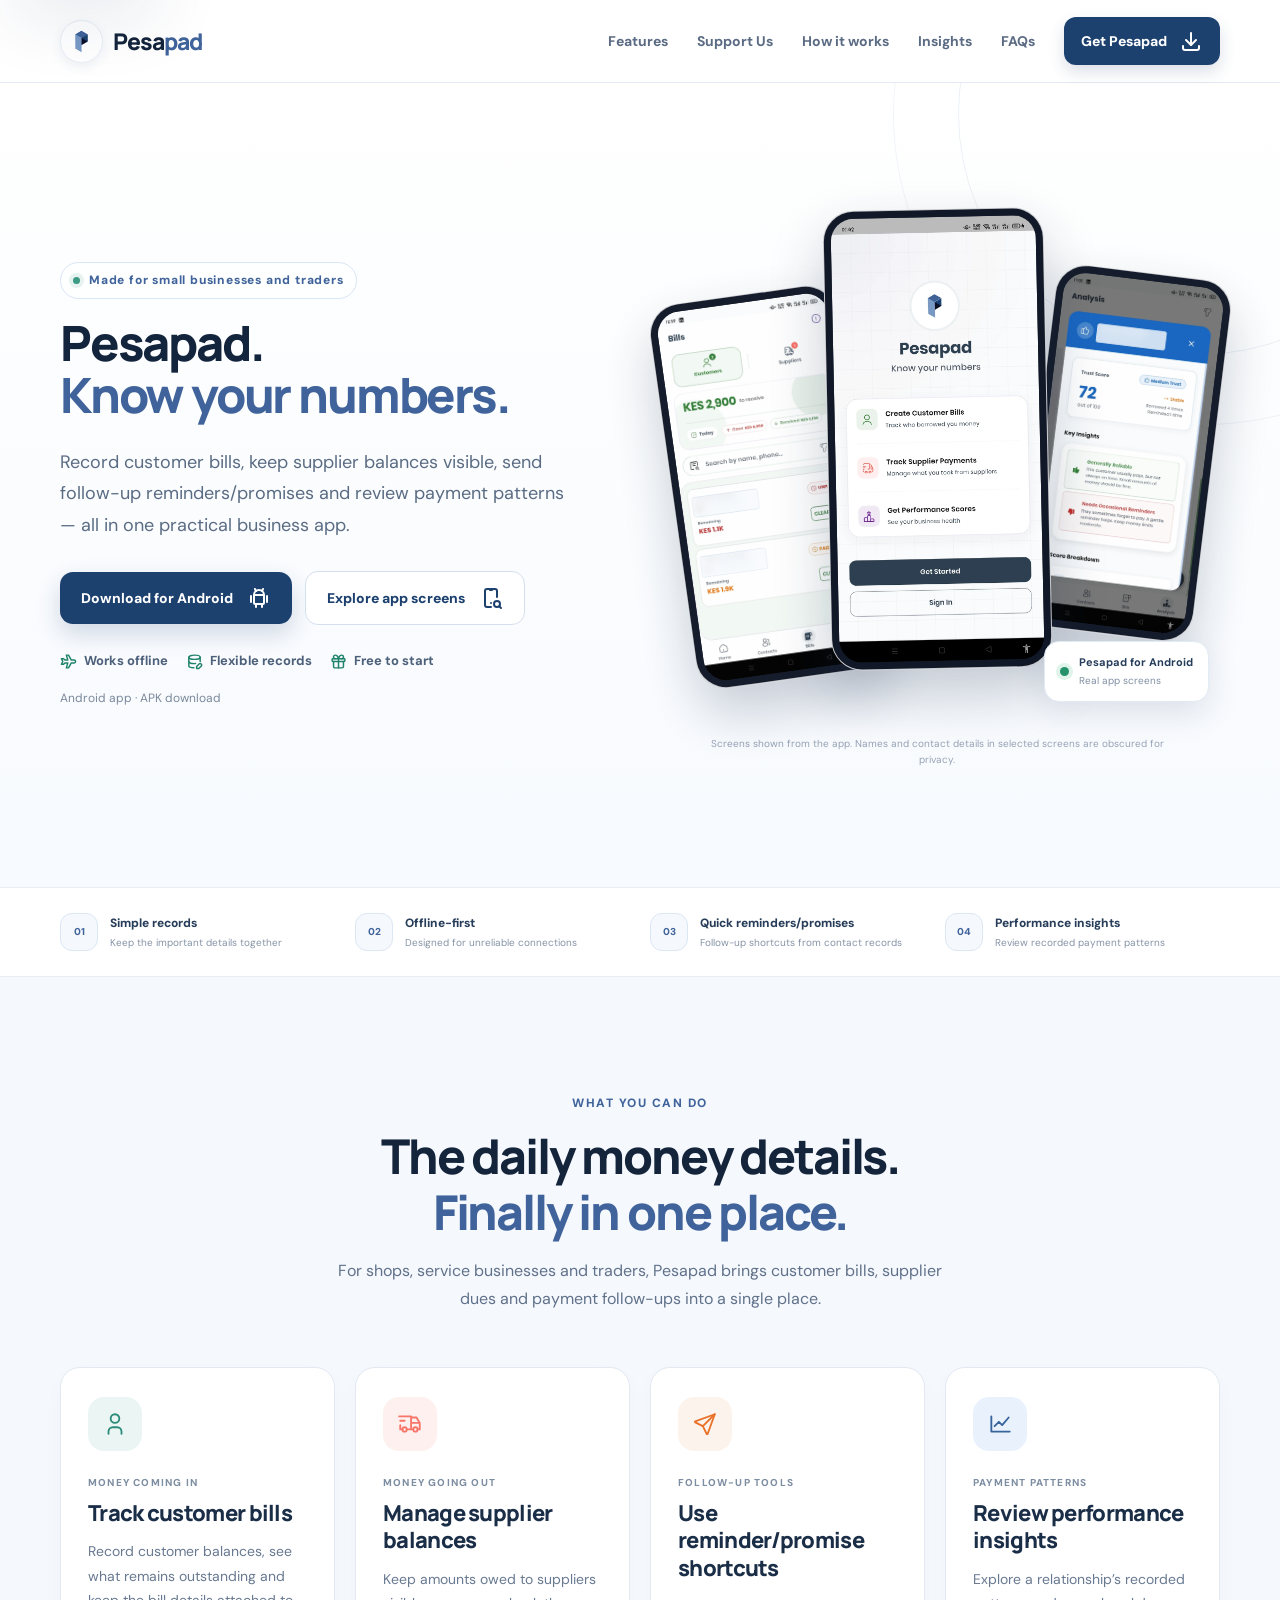
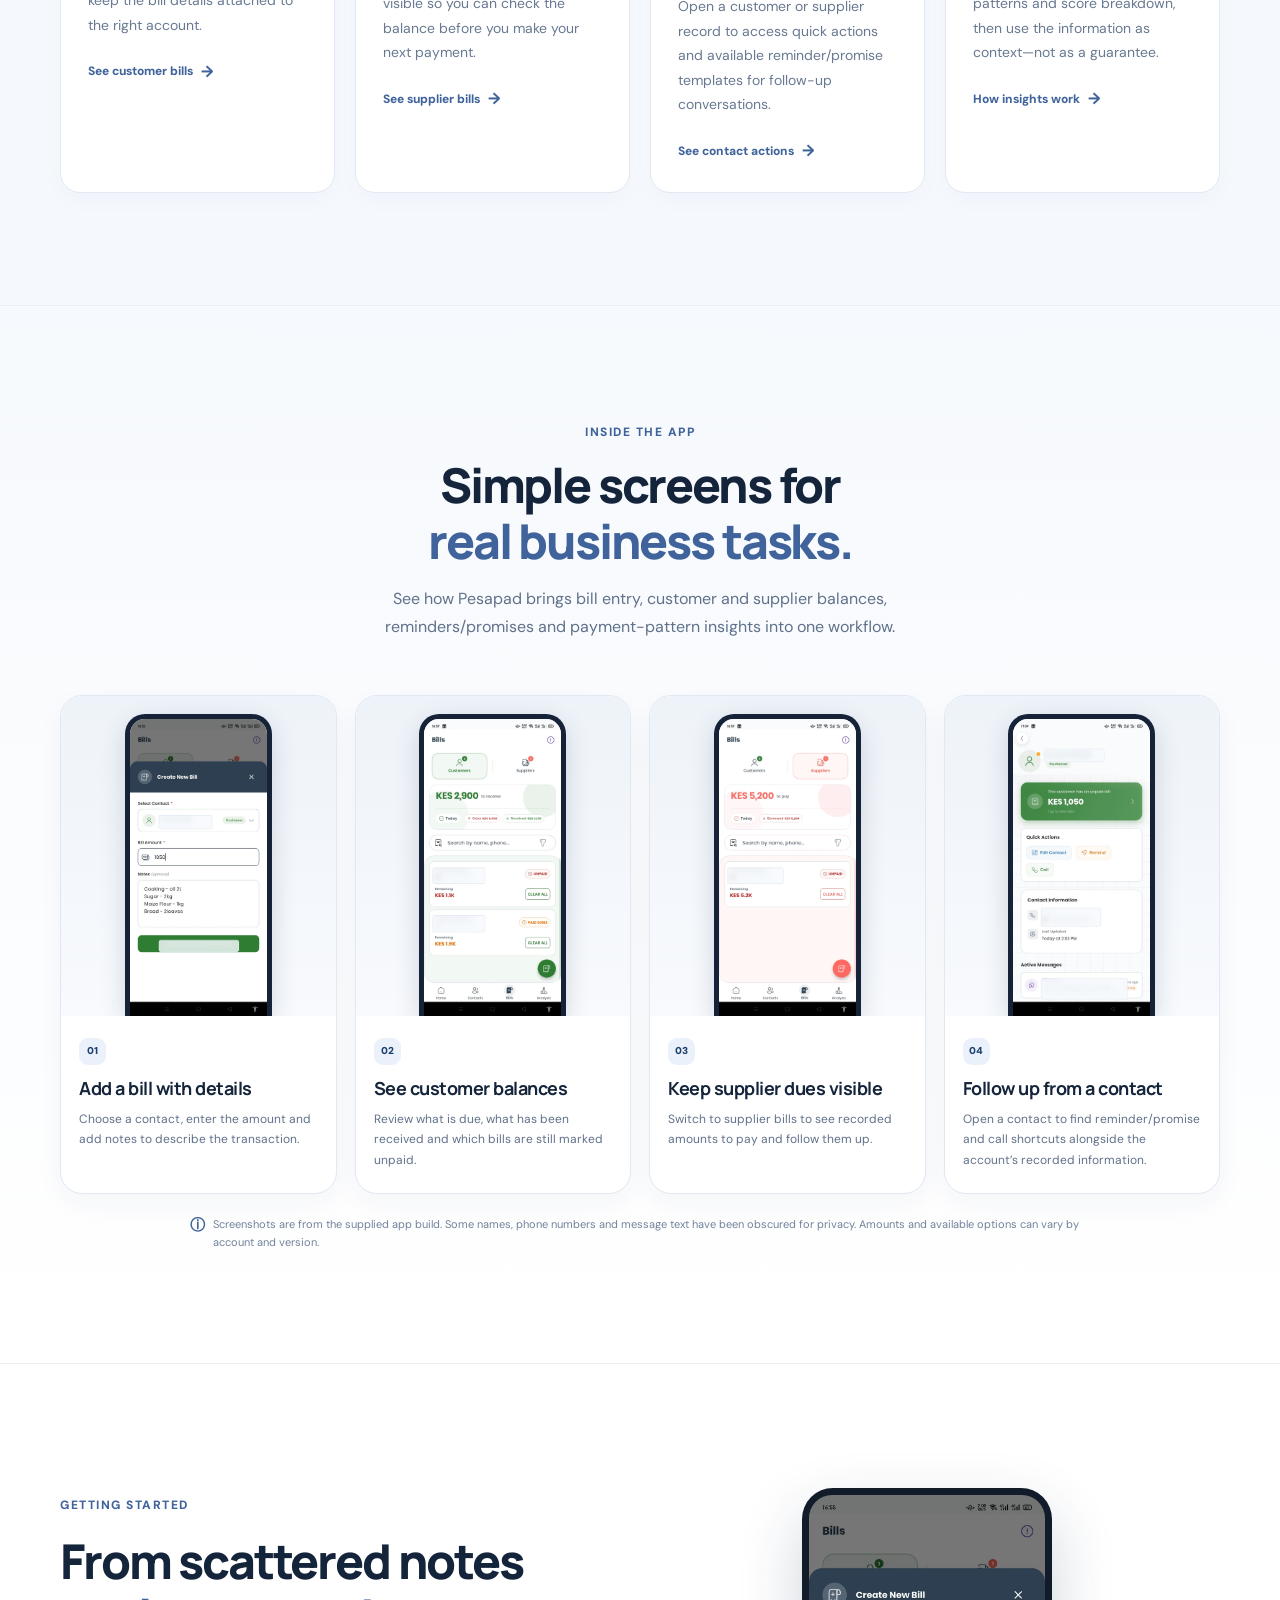
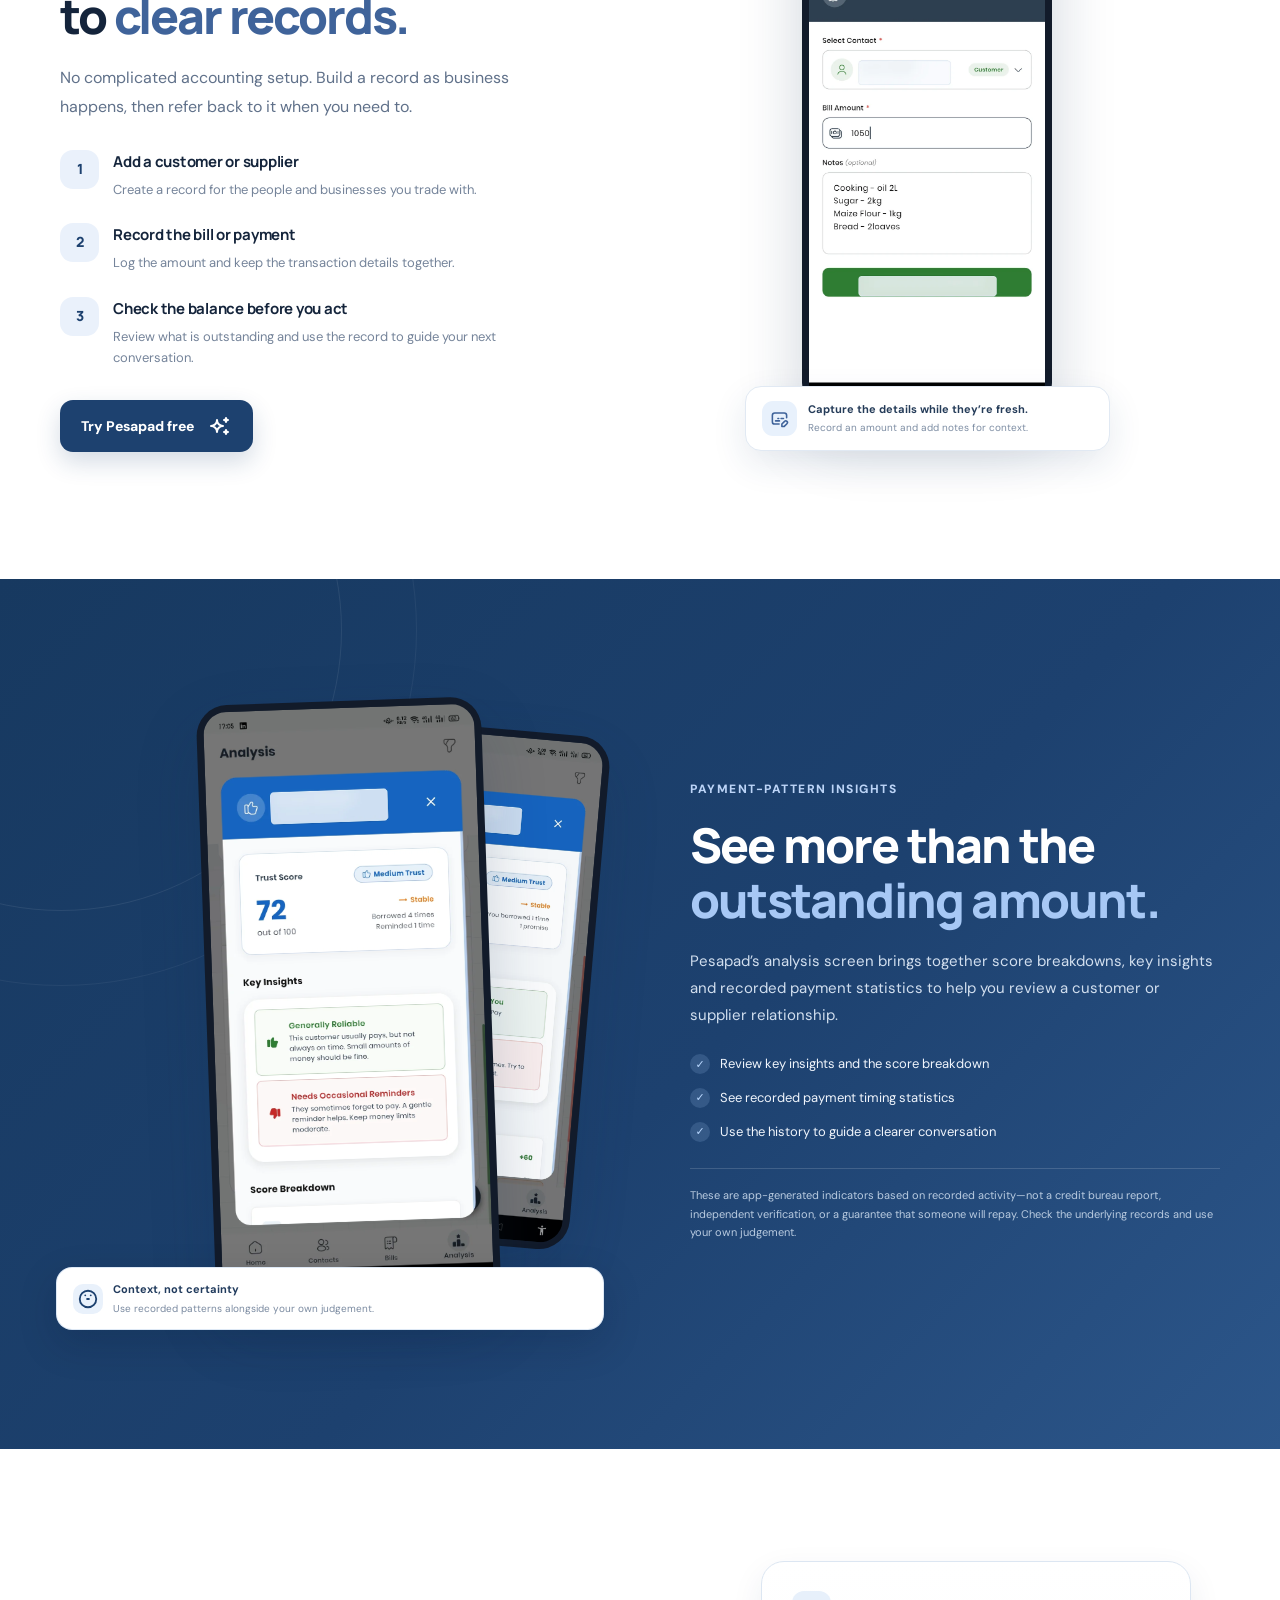
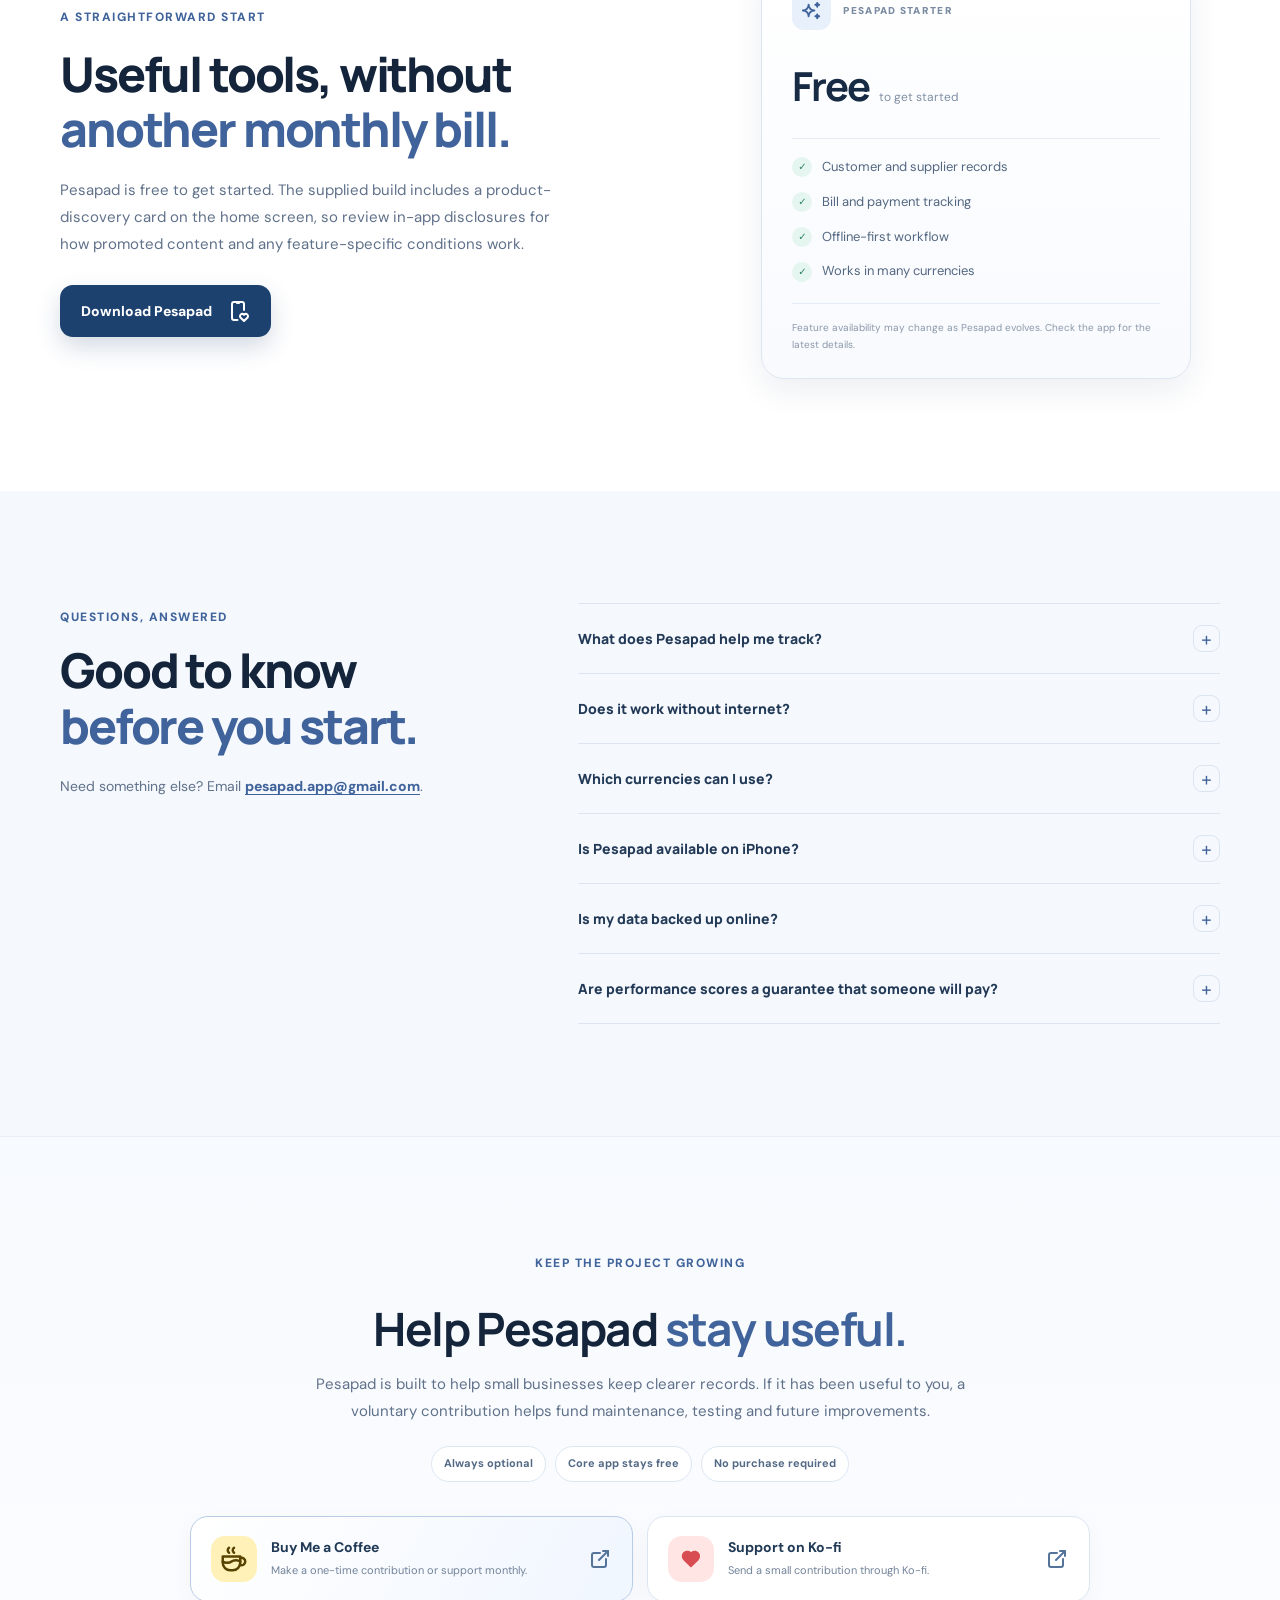
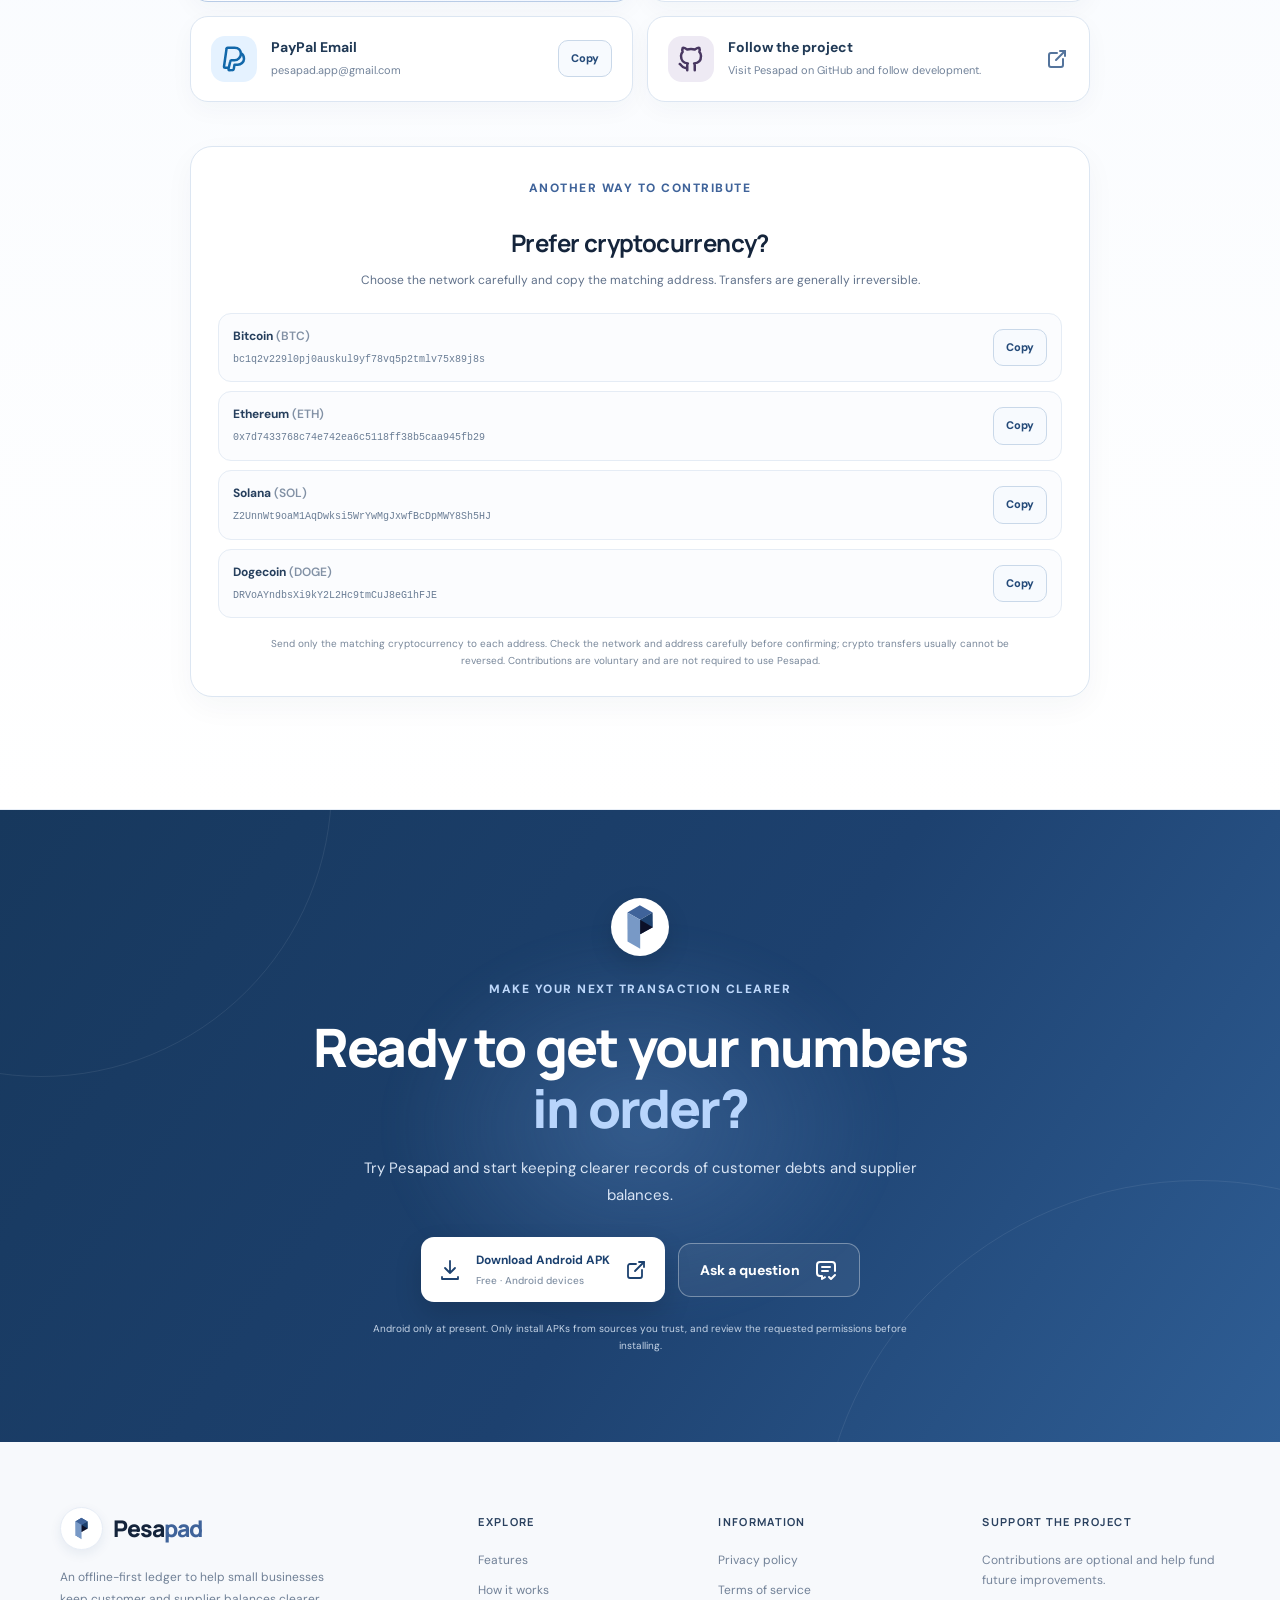
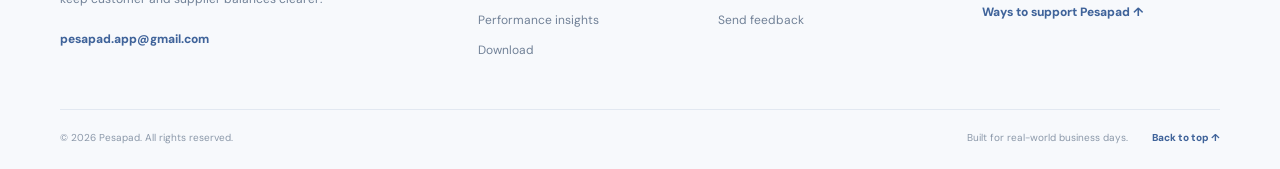
<file: index.html>
<!doctype html>
<html lang="en">
  <head>
    <meta charset="utf-8" />
    <meta name="viewport" content="width=device-width, initial-scale=1" />
    <meta name="theme-color" content="#1D416F" />
    <title>Pesapad - Know who owes you. Know what you owe.</title>
    <meta
      name="description"
      content="Pesapad helps small businesses record customer bills, supplier balances, reminders/promises and payment patterns in one Android app. Built for everyday trading, including offline-first workflows."
    />
    <meta
      name="keywords"
      content="debt tracker, customer ledger, supplier ledger, offline business app, small business bookkeeping, Kenya, payment tracking"
    />
    <meta name="author" content="Pesapad" />
    <meta property="og:type" content="website" />
    <meta property="og:title" content="Pesapad - Know your numbers" />
    <meta
      property="og:description"
      content="An Android app for small businesses to track customer bills, supplier balances, payment reminders and performance insights."
    />
    <meta property="og:image" content="assets/images/og-pesapad.png" />
    <meta
      property="og:image:alt"
      content="Pesapad Android app for customer bills, supplier balances and payment-pattern insights"
    />
    <meta name="twitter:card" content="summary_large_image" />
    <link rel="icon" href="favicon.ico" sizes="any" />
    <link rel="manifest" href="site.webmanifest" />
    <link rel="preconnect" href="https://fonts.googleapis.com" />
    <link rel="preconnect" href="https://fonts.gstatic.com" crossorigin />
    <link
      href="https://fonts.googleapis.com/css2?family=DM+Sans:wght@400;500;600;700&family=Manrope:wght@400;500;600;700;800&display=swap"
      rel="stylesheet"
    />
    <link rel="stylesheet" href="assets/css/styles.css" />
    <script type="application/ld+json">
      {
        "@context": "https://schema.org",
        "@type": "SoftwareApplication",
        "name": "Pesapad",
        "applicationCategory": "BusinessApplication",
        "operatingSystem": "Android",
        "description": "An Android small-business ledger for customer bills, supplier balances, reminders/promises and payment-pattern insights.",
        "offers": { "@type": "Offer", "price": "0", "priceCurrency": "KES" }
      }
    </script>
  </head>
  <body>
    <a class="skip-link" href="#main">Skip to content</a>

    <header class="site-header">
      <div class="container nav-wrap">
        <a class="brand" href="#top" aria-label="Pesapad home">
          <span class="brand-mark"
            ><img src="assets/images/pesapad-icon-512.png" alt=""
          /></span>
          <span class="brand-name">Pesa<span>pad</span></span>
        </a>
        <button
          class="menu-toggle"
          id="menu-toggle"
          type="button"
          aria-label="Open navigation"
          aria-expanded="false"
          aria-controls="main-nav"
        >
          <span></span><span></span><span></span>
        </button>
        <nav class="main-nav" id="main-nav" aria-label="Main navigation">
          <a href="#features">Features</a>
          <a href="#support">Support Us</a>
          <a href="#how-it-works">How it works</a>
          <a href="#trust">Insights</a>
          <a href="#faq">FAQs</a>
          <a class="nav-cta" href="#download"
            >Get Pesapad
            <svg
              xmlns="http://www.w3.org/2000/svg"
              width="24"
              height="24"
              aria-hidden="true"
              viewBox="0 0 24 24"
              fill="none"
              stroke="currentColor"
              stroke-width="2"
              stroke-linecap="round"
              stroke-linejoin="round"
              class="icon icon-tabler icons-tabler-outline icon-tabler-download"
            >
              <path stroke="none" d="M0 0h24v24H0z" fill="none" />
              <path d="M4 17v2a2 2 0 0 0 2 2h12a2 2 0 0 0 2 -2v-2" />
              <path d="M7 11l5 5l5 -5" />
              <path d="M12 4l0 12" />
            </svg>
          </a>
        </nav>
      </div>
    </header>

    <main id="main">
      <section class="hero section" id="top">
        <div class="hero-orb orb-one" aria-hidden="true"></div>
        <div class="hero-orb orb-two" aria-hidden="true"></div>
        <div class="container hero-grid">
          <div class="hero-copy reveal">
            <div class="eyebrow">
              <span class="eyebrow-dot"></span> Made for small businesses and
              traders
            </div>
            <h1>
              Pesapad.<br /><span class="text-blue">Know your numbers.</span>
            </h1>
            <p class="hero-lead">
              Record customer bills, keep supplier balances visible, send
              follow-up reminders/promises and review payment patterns — all in
              one practical business app.
            </p>
            <div class="hero-actions">
              <a
                class="button button-primary"
                href="#download"
                data-track="hero_download"
                >Download for Android
                <svg
                  xmlns="http://www.w3.org/2000/svg"
                  width="24"
                  height="24"
                  aria-hidden="true"
                  viewBox="0 0 24 24"
                  fill="none"
                  stroke="currentColor"
                  stroke-width="2"
                  stroke-linecap="round"
                  stroke-linejoin="round"
                  class="icon icon-tabler icons-tabler-outline icon-tabler-brand-android"
                >
                  <path stroke="none" d="M0 0h24v24H0z" fill="none" />
                  <path d="M4 10l0 6" />
                  <path d="M20 10l0 6" />
                  <path
                    d="M7 9h10v8a1 1 0 0 1 -1 1h-8a1 1 0 0 1 -1 -1v-8a5 5 0 0 1 10 0"
                  />
                  <path d="M8 3l1 2" />
                  <path d="M16 3l-1 2" />
                  <path d="M9 18l0 3" />
                  <path d="M15 18l0 3" />
                </svg>
              </a>
              <a class="button button-secondary" href="#app-tour"
                >Explore app screens<svg
                  xmlns="http://www.w3.org/2000/svg"
                  width="24"
                  height="24"
                  aria-hidden="true"
                  viewBox="0 0 24 24"
                  fill="none"
                  stroke="currentColor"
                  stroke-width="2"
                  stroke-linecap="round"
                  stroke-linejoin="round"
                  class="icon icon-tabler icons-tabler-outline icon-tabler-device-mobile-search"
                >
                  <path stroke="none" d="M0 0h24v24H0z" fill="none"></path>
                  <path
                    d="M12 21h-4a2 2 0 0 1 -2 -2v-14a2 2 0 0 1 2 -2h8a2 2 0 0 1 2 2v6"
                  ></path>
                  <path d="M15 18a3 3 0 1 0 6 0a3 3 0 1 0 -6 0"></path>
                  <path d="M20.2 20.2l1.8 1.8"></path>
                  <path d="M11 4h2"></path>
                  <path d="M12 17v.01"></path>
                </svg>
              </a>
            </div>
            <div class="hero-benefits" aria-label="Product highlights">
              <span
                ><svg
                  xmlns="http://www.w3.org/2000/svg"
                  width="24"
                  height="24"
                  aria-hidden="true"
                  viewBox="0 0 24 24"
                  fill="none"
                  stroke="currentColor"
                  stroke-width="2"
                  stroke-linecap="round"
                  stroke-linejoin="round"
                  class="icon icon-tabler icons-tabler-outline icon-tabler-plane"
                >
                  <path stroke="none" d="M0 0h24v24H0z" fill="none"></path>
                  <path
                    d="M16 10h4a2 2 0 0 1 0 4h-4l-4 7h-3l2 -7h-4l-2 2h-3l2 -4l-2 -4h3l2 2h4l-2 -7h3l4 7"
                  ></path>
                </svg>
                Works offline</span
              >
              <span
                ><svg
                  xmlns="http://www.w3.org/2000/svg"
                  width="24"
                  height="24"
                  viewBox="0 0 24 24"
                  aria-hidden="true"
                  fill="none"
                  stroke="currentColor"
                  stroke-width="2"
                  stroke-linecap="round"
                  stroke-linejoin="round"
                  class="icon icon-tabler icons-tabler-outline icon-tabler-database-edit"
                >
                  <path stroke="none" d="M0 0h24v24H0z" fill="none"></path>
                  <path
                    d="M4 6c0 1.657 3.582 3 8 3s8 -1.343 8 -3s-3.582 -3 -8 -3s-8 1.343 -8 3"
                  ></path>
                  <path
                    d="M4 6v6c0 1.657 3.582 3 8 3c.478 0 .947 -.016 1.402 -.046"
                  ></path>
                  <path d="M20 12v-6"></path>
                  <path d="M4 12v6c0 1.526 3.04 2.786 6.972 2.975"></path>
                  <path
                    d="M18.42 15.61a2.1 2.1 0 0 1 2.97 2.97l-3.39 3.42h-3v-3l3.42 -3.39"
                  ></path>
                </svg>
                Flexible records</span
              >
              <span
                ><svg
                  xmlns="http://www.w3.org/2000/svg"
                  width="24"
                  height="24"
                  aria-hidden="true"
                  viewBox="0 0 24 24"
                  fill="none"
                  stroke="currentColor"
                  stroke-width="2"
                  stroke-linecap="round"
                  stroke-linejoin="round"
                  class="icon icon-tabler icons-tabler-outline icon-tabler-gift"
                >
                  <path stroke="none" d="M0 0h24v24H0z" fill="none"></path>
                  <path
                    d="M3 9a1 1 0 0 1 1 -1h16a1 1 0 0 1 1 1v2a1 1 0 0 1 -1 1h-16a1 1 0 0 1 -1 -1l0 -2"
                  ></path>
                  <path d="M12 8l0 13"></path>
                  <path
                    d="M19 12v7a2 2 0 0 1 -2 2h-10a2 2 0 0 1 -2 -2v-7"
                  ></path>
                  <path
                    d="M7.5 8a2.5 2.5 0 0 1 0 -5a4.8 8 0 0 1 4.5 5a4.8 8 0 0 1 4.5 -5a2.5 2.5 0 0 1 0 5"
                  ></path>
                </svg>
                Free to start</span
              >
            </div>
            <p class="hero-note">Android app · APK download</p>
          </div>

          <div
            class="hero-visual reveal"
            aria-label="Screenshots from the Pesapad Android app"
          >
            <div class="phone-showcase">
              <div class="phone-device phone-device--back phone-device--left">
                <img
                  src="assets/images/app-shots/app-customer-bills.webp"
                  alt="Pesapad customer bills screen with outstanding balances and bill statuses"
                  loading="eager"
                  width="760"
                  height="1647"
                />
              </div>
              <div class="phone-device phone-device--back phone-device--right">
                <img
                  src="assets/images/app-shots/app-customer-insights.webp"
                  alt="Pesapad payment-pattern insights screen with score breakdown and key insights"
                  loading="eager"
                  width="760"
                  height="1647"
                />
              </div>
              <div class="phone-device phone-device--main">
                <img
                  src="assets/images/app-shots/app-intro.webp"
                  alt="Pesapad welcome screen highlighting customer bills, supplier payments and performance scores"
                  loading="eager"
                  width="760"
                  height="1647"
                />
              </div>
              <div class="showcase-label">
                <span class="showcase-label-dot"></span
                ><span
                  ><strong>Pesapad for Android</strong
                  ><small>Real app screens</small></span
                >
              </div>
            </div>
            <p class="visual-caption">
              Screens shown from the app. Names and contact details in selected
              screens are obscured for privacy.
            </p>
          </div>
        </div>
      </section>

      <section class="proof-strip" aria-label="Pesapad product principles">
        <div class="container proof-inner">
          <div>
            <span class="proof-icon">01</span
            ><span
              ><strong>Simple records</strong
              ><small>Keep the important details together</small></span
            >
          </div>
          <div>
            <span class="proof-icon">02</span
            ><span
              ><strong>Offline-first</strong
              ><small>Designed for unreliable connections</small></span
            >
          </div>
          <div>
            <span class="proof-icon">03</span
            ><span
              ><strong>Quick reminders/promises</strong
              ><small>Follow-up shortcuts from contact records</small></span
            >
          </div>
          <div>
            <span class="proof-icon">04</span
            ><span
              ><strong>Performance insights</strong
              ><small>Review recorded payment patterns</small></span
            >
          </div>
        </div>
      </section>

      <section class="section section-soft" id="features">
        <div class="container">
          <div class="section-heading reveal">
            <span class="section-kicker">What you can do</span>
            <h2>
              The daily money details.<br /><span class="text-blue"
                >Finally in one place.</span
              >
            </h2>
            <p>
              For shops, service businesses and traders, Pesapad brings customer
              bills, supplier dues and payment follow-ups into a single place.
            </p>
          </div>
          <div class="feature-grid">
            <article class="feature-card reveal">
              <div class="feature-icon icon-customer">
                <svg
                  viewBox="0 0 24 24"
                  aria-hidden="true"
                  fill="none"
                  stroke="currentColor"
                  stroke-width="2"
                  stroke-linecap="round"
                  stroke-linejoin="round"
                >
                  <path d="M8 7a4 4 0 1 0 8 0a4 4 0 0 0 -8 0" />
                  <path d="M6 21v-2a4 4 0 0 1 4 -4h4a4 4 0 0 1 4 4v2" />
                </svg>
              </div>
              <span class="feature-label">MONEY COMING IN</span>
              <h3>Track customer bills</h3>
              <p>
                Record customer balances, see what remains outstanding and keep
                the bill details attached to the right account.
              </p>
              <a class="text-link" href="#app-tour"
                >See customer bills <span>→</span></a
              >
            </article>
            <article class="feature-card reveal">
              <div class="feature-icon icon-supplier">
                <svg
                  viewBox="0 0 24 24"
                  aria-hidden="true"
                  fill="none"
                  stroke="currentColor"
                  stroke-width="2"
                  stroke-linecap="round"
                  stroke-linejoin="round"
                >
                  <path d="M5 17a2 2 0 1 0 4 0a2 2 0 1 0 -4 0" />
                  <path d="M15 17a2 2 0 1 0 4 0a2 2 0 1 0 -4 0" />
                  <path
                    d="M5 17h-2v-4m-1 -8h11v12m-4 0h6m4 0h2v-6h-8m0 -5h5l3 5"
                  />
                  <path d="M3 9l4 0" />
                </svg>
              </div>
              <span class="feature-label">MONEY GOING OUT</span>
              <h3>Manage supplier balances</h3>
              <p>
                Keep amounts owed to suppliers visible so you can check the
                balance before you make your next payment.
              </p>
              <a class="text-link" href="#app-tour"
                >See supplier bills <span>→</span></a
              >
            </article>
            <article class="feature-card reveal">
              <div class="feature-icon icon-send">
                <svg
                  viewBox="0 0 24 24"
                  aria-hidden="true"
                  fill="none"
                  stroke="currentColor"
                  stroke-width="2"
                  stroke-linecap="round"
                  stroke-linejoin="round"
                >
                  <path d="M10 14l11 -11" />
                  <path
                    d="M21 3l-6.5 18a.55 .55 0 0 1 -1 0l-3.5 -7l-7 -3.5a.55 .55 0 0 1 0 -1l18 -6.5"
                  />
                </svg>
              </div>
              <span class="feature-label">FOLLOW-UP TOOLS</span>
              <h3>Use reminder/promise shortcuts</h3>
              <p>
                Open a customer or supplier record to access quick actions and
                available reminder/promise templates for follow-up
                conversations.
              </p>
              <a class="text-link" href="#app-tour"
                >See contact actions <span>→</span></a
              >
            </article>
            <article class="feature-card reveal">
              <div class="feature-icon icon-blue">
                <svg viewBox="0 0 24 24" aria-hidden="true">
                  <path d="M4 19V5M4 19h17" />
                  <path d="m7 14 4-4 3 3 6-7" />
                </svg>
              </div>
              <span class="feature-label">PAYMENT PATTERNS</span>
              <h3>Review performance insights</h3>
              <p>
                Explore a relationship’s recorded patterns and score breakdown,
                then use the information as context—not as a guarantee.
              </p>
              <a class="text-link" href="#trust"
                >How insights work <span>→</span></a
              >
            </article>
          </div>
        </div>
      </section>

      <section class="section app-tour-section" id="app-tour">
        <div class="container">
          <div class="section-heading reveal">
            <span class="section-kicker">Inside the app</span>
            <h2>
              Simple screens for<br /><span class="text-blue"
                >real business tasks.</span
              >
            </h2>
            <p>
              See how Pesapad brings bill entry, customer and supplier balances,
              reminders/promises and payment-pattern insights into one workflow.
            </p>
          </div>
          <div class="app-gallery-grid">
            <article class="app-gallery-card reveal">
              <div class="app-gallery-screen">
                <img
                  src="assets/images/app-shots/app-create-customer-bill.webp"
                  alt="Create a customer bill with an amount and optional notes"
                  loading="lazy"
                  width="760"
                  height="1647"
                />
              </div>
              <div class="app-gallery-copy">
                <span class="app-gallery-number">01</span>
                <h3>Add a bill with details</h3>
                <p>
                  Choose a contact, enter the amount and add notes to describe
                  the transaction.
                </p>
              </div>
            </article>
            <article class="app-gallery-card reveal">
              <div class="app-gallery-screen">
                <img
                  src="assets/images/app-shots/app-customer-bills.webp"
                  alt="Customer bills list showing total due, amounts received and statuses"
                  loading="lazy"
                  width="760"
                  height="1647"
                />
              </div>
              <div class="app-gallery-copy">
                <span class="app-gallery-number">02</span>
                <h3>See customer balances</h3>
                <p>
                  Review what is due, what has been received and which bills are
                  still marked unpaid.
                </p>
              </div>
            </article>
            <article class="app-gallery-card reveal">
              <div class="app-gallery-screen">
                <img
                  src="assets/images/app-shots/app-supplier-bills.webp"
                  alt="Supplier bills screen showing the total amount to pay and an unpaid bill"
                  loading="lazy"
                  width="760"
                  height="1647"
                />
              </div>
              <div class="app-gallery-copy">
                <span class="app-gallery-number">03</span>
                <h3>Keep supplier dues visible</h3>
                <p>
                  Switch to supplier bills to see recorded amounts to pay and
                  follow them up.
                </p>
              </div>
            </article>
            <article class="app-gallery-card reveal">
              <div class="app-gallery-screen">
                <img
                  src="assets/images/app-shots/app-contact-reminders.webp"
                  alt="Customer account screen showing balance, quick actions and reminder history with personal details obscured"
                  loading="lazy"
                  width="760"
                  height="1647"
                />
              </div>
              <div class="app-gallery-copy">
                <span class="app-gallery-number">04</span>
                <h3>Follow up from a contact</h3>
                <p>
                  Open a contact to find reminder/promise and call shortcuts
                  alongside the account’s recorded information.
                </p>
              </div>
            </article>
          </div>
          <p class="app-gallery-note">
            <span aria-hidden="true">ⓘ</span> Screenshots are from the supplied
            app build. Some names, phone numbers and message text have been
            obscured for privacy. Amounts and available options can vary by
            account and version.
          </p>
        </div>
      </section>

      <section class="section how-section" id="how-it-works">
        <div class="container how-grid">
          <div class="how-copy reveal">
            <span class="section-kicker">Getting started</span>
            <h2>
              From scattered notes<br />to
              <span class="text-blue">clear records.</span>
            </h2>
            <p class="section-intro">
              No complicated accounting setup. Build a record as business
              happens, then refer back to it when you need to.
            </p>
            <div class="steps">
              <article class="step">
                <span class="step-number">1</span>
                <div>
                  <h3>Add a customer or supplier</h3>
                  <p>
                    Create a record for the people and businesses you trade
                    with.
                  </p>
                </div>
              </article>
              <article class="step">
                <span class="step-number">2</span>
                <div>
                  <h3>Record the bill or payment</h3>
                  <p>
                    Log the amount and keep the transaction details together.
                  </p>
                </div>
              </article>
              <article class="step">
                <span class="step-number">3</span>
                <div>
                  <h3>Check the balance before you act</h3>
                  <p>
                    Review what is outstanding and use the record to guide your
                    next conversation.
                  </p>
                </div>
              </article>
            </div>
            <a
              class="button button-primary"
              href="#download"
              data-track="steps_download"
              >Try Pesapad free
              <svg
                xmlns="http://www.w3.org/2000/svg"
                width="24"
                height="24"
                aria-hidden="true"
                viewBox="0 0 24 24"
                fill="none"
                stroke="currentColor"
                stroke-width="2"
                stroke-linecap="round"
                stroke-linejoin="round"
                class="icon icon-tabler icons-tabler-outline icon-tabler-sparkles"
              >
                <path stroke="none" d="M0 0h24v24H0z" fill="none" />
                <path
                  d="M16 18a2 2 0 0 1 2 2a2 2 0 0 1 2 -2a2 2 0 0 1 -2 -2a2 2 0 0 1 -2 2m0 -12a2 2 0 0 1 2 2a2 2 0 0 1 2 -2a2 2 0 0 1 -2 -2a2 2 0 0 1 -2 2m-7 12a6 6 0 0 1 6 -6a6 6 0 0 1 -6 -6a6 6 0 0 1 -6 6a6 6 0 0 1 6 6"
                />
              </svg>
            </a>
          </div>
          <div
            class="how-app-visual reveal"
            aria-label="Pesapad bill-entry screen"
          >
            <div class="how-app-frame">
              <img
                src="assets/images/app-shots/app-create-customer-bill.webp"
                alt="Create New Bill screen with contact selection, amount field and optional notes"
                loading="lazy"
                width="760"
                height="1647"
              />
            </div>
            <div class="how-app-caption">
              <svg
                class="icon icon-tabler icons-tabler-outline icon-tabler-subtitles-edit how-app-caption-icon"
                stroke-linejoin="round"
                stroke-linecap="round"
                stroke-width="2"
                stroke="currentColor"
                fill="none"
                viewBox="0 0 24 24"
                height="24"
                width="24"
                aria-hidden="true"
                xmlns="http://www.w3.org/2000/svg"
                style="padding: 8px"
              >
                <path stroke="none" d="M0 0h24v24H0z" fill="none"></path>
                <path
                  d="M11.5 19h-5.5a3 3 0 0 1 -3 -3v-8a3 3 0 0 1 3 -3h12a3 3 0 0 1 3 3v3"
                ></path>
                <path d="M7 15h5"></path>
                <path d="M17 12h-3"></path>
                <path d="M11 12h-1"></path>
                <path
                  d="M18.42 15.61a2.1 2.1 0 0 1 2.97 2.97l-3.39 3.42h-3v-3l3.42 -3.39"
                ></path>
              </svg>
              <span
                ><strong>Capture the details while they’re fresh.</strong
                ><small
                  >Record an amount and add notes for context.</small
                ></span
              >
            </div>
          </div>
        </div>
      </section>

      <section class="section section-blue" id="trust">
        <div class="container trust-grid">
          <div class="trust-art reveal">
            <div class="insights-phone-frame insights-phone-frame--back">
              <img
                src="assets/images/app-shots/app-supplier-insights.webp"
                alt="Pesapad supplier performance insights screen with personal name and phone details obscured"
                loading="lazy"
                width="760"
                height="1647"
              />
            </div>
            <div class="insights-phone-frame">
              <img
                src="assets/images/app-shots/app-customer-insights.webp"
                alt="Pesapad customer performance insights screen; personal name and phone details obscured"
                loading="lazy"
                width="760"
                height="1647"
              />
            </div>
            <div class="insights-note">
              <svg
                xmlns="http://www.w3.org/2000/svg"
                width="24"
                height="24"
                aria-hidden="true"
                viewBox="0 0 24 24"
                fill="none"
                stroke="currentColor"
                stroke-width="2"
                stroke-linecap="round"
                stroke-linejoin="round"
                class="icon icon-tabler icons-tabler-outline icon-tabler-mood-look-up insights-note-mark"
                style="padding: 4px"
              >
                <path stroke="none" d="M0 0h24v24H0z" fill="none"></path>
                <path d="M3 12a9 9 0 1 0 18 0a9 9 0 0 0 -18 0"></path>
                <path d="M9 8h.01"></path>
                <path d="M15 8h.01"></path>
                <path d="M11 12h2"></path>
              </svg>
              <span
                ><strong>Context, not certainty</strong
                ><small
                  >Use recorded patterns alongside your own judgement.</small
                >
              </span>
            </div>
          </div>
          <div class="trust-copy reveal">
            <span class="section-kicker section-kicker-light"
              >Payment-pattern insights</span
            >
            <h2>See more than the <span>outstanding amount.</span></h2>
            <p>
              Pesapad’s analysis screen brings together score breakdowns, key
              insights and recorded payment statistics to help you review a
              customer or supplier relationship.
            </p>
            <ul class="check-list">
              <li>
                <span>✓</span> Review key insights and the score breakdown
              </li>
              <li><span>✓</span> See recorded payment timing statistics</li>
              <li>
                <span>✓</span> Use the history to guide a clearer conversation
              </li>
            </ul>
            <p class="trust-disclaimer">
              These are app-generated indicators based on recorded activity—not
              a credit bureau report, independent verification, or a guarantee
              that someone will repay. Check the underlying records and use your
              own judgement.
            </p>
          </div>
        </div>
      </section>

      <section class="section pricing-section" id="pricing">
        <div class="container pricing-grid">
          <div class="pricing-copy reveal">
            <span class="section-kicker">A straightforward start</span>
            <h2>
              Useful tools, without<br /><span class="text-blue"
                >another monthly bill.</span
              >
            </h2>
            <p>
              Pesapad is free to get started. The supplied build includes a
              product-discovery card on the home screen, so review in-app
              disclosures for how promoted content and any feature-specific
              conditions work.
            </p>
            <a
              class="button button-primary"
              href="#download"
              data-track="pricing_download"
              >Download Pesapad
              <svg
                xmlns="http://www.w3.org/2000/svg"
                width="24"
                height="24"
                aria-hidden="true"
                viewBox="0 0 24 24"
                fill="none"
                stroke="currentColor"
                stroke-width="2"
                stroke-linecap="round"
                stroke-linejoin="round"
                class="icon icon-tabler icons-tabler-outline icon-tabler-device-mobile-heart"
              >
                <path stroke="none" d="M0 0h24v24H0z" fill="none" />
                <path
                  d="M11.5 21h-3.5a2 2 0 0 1 -2 -2v-14a2 2 0 0 1 2 -2h8a2 2 0 0 1 2 2v6"
                />
                <path d="M11 4h2" />
                <path
                  d="M18 22l3.35 -3.284a2.143 2.143 0 0 0 .005 -3.071a2.242 2.242 0 0 0 -3.129 -.006l-.224 .22l-.223 -.22a2.242 2.242 0 0 0 -3.128 -.006a2.143 2.143 0 0 0 -.006 3.071l3.355 3.296"
                />
              </svg>
            </a>
          </div>
          <div class="pricing-card reveal">
            <div class="pricing-card-head">
              <svg
                xmlns="http://www.w3.org/2000/svg"
                width="24"
                height="24"
                aria-hidden="true"
                viewBox="0 0 24 24"
                fill="none"
                stroke="currentColor"
                stroke-width="2"
                stroke-linecap="round"
                stroke-linejoin="round"
                class="icon icon-tabler icons-tabler-outline icon-tabler-sparkles pricing-icon"
                style="padding: 8px"
              >
                <path stroke="none" d="M0 0h24v24H0z" fill="none"></path>
                <path
                  d="M16 18a2 2 0 0 1 2 2a2 2 0 0 1 2 -2a2 2 0 0 1 -2 -2a2 2 0 0 1 -2 2m0 -12a2 2 0 0 1 2 2a2 2 0 0 1 2 -2a2 2 0 0 1 -2 -2a2 2 0 0 1 -2 2m-7 12a6 6 0 0 1 6 -6a6 6 0 0 1 -6 -6a6 6 0 0 1 -6 6a6 6 0 0 1 6 6"
                ></path>
              </svg>
              <span class="plan-label">PESAPAD STARTER</span>
            </div>
            <div class="price-line">
              <strong>Free</strong><span>to get started</span>
            </div>
            <div class="price-divider"></div>
            <ul class="price-features">
              <li><span>✓</span> Customer and supplier records</li>
              <li><span>✓</span> Bill and payment tracking</li>
              <li><span>✓</span> Offline-first workflow</li>
              <li><span>✓</span> Works in many currencies</li>
            </ul>
            <p class="pricing-footnote">
              Feature availability may change as Pesapad evolves. Check the app
              for the latest details.
            </p>
          </div>
        </div>
      </section>

      <section class="section section-soft faq-section" id="faq">
        <div class="container faq-grid">
          <div class="faq-heading reveal">
            <span class="section-kicker">Questions, answered</span>
            <h2>
              Good to know<br /><span class="text-blue">before you start.</span>
            </h2>
            <p>
              Need something else? Email
              <a href="mailto:pesapad.app@gmail.com">pesapad.app@gmail.com</a>.
            </p>
          </div>
          <div class="faq-list reveal">
            <article class="faq-item">
              <h3>
                <button
                  class="faq-question"
                  aria-expanded="false"
                  type="button"
                >
                  What does Pesapad help me track?<span aria-hidden="true"
                    >+</span
                  >
                </button>
              </h3>
              <div class="faq-answer" hidden>
                <p>
                  Pesapad helps you record customer bills, supplier balances,
                  contact details, reminder/promise activity and payment-pattern
                  insights in one place.
                </p>
              </div>
            </article>
            <article class="faq-item">
              <h3>
                <button
                  class="faq-question"
                  aria-expanded="false"
                  type="button"
                >
                  Does it work without internet?<span aria-hidden="true"
                    >+</span
                  >
                </button>
              </h3>
              <div class="faq-answer" hidden>
                <p>
                  Pesapad is designed around an offline-first workflow so you
                  can keep working when a connection is unavailable. Features
                  that depend on online services may require internet access.
                </p>
              </div>
            </article>
            <article class="faq-item">
              <h3>
                <button
                  class="faq-question"
                  aria-expanded="false"
                  type="button"
                >
                  Which currencies can I use?<span aria-hidden="true">+</span>
                </button>
              </h3>
              <div class="faq-answer" hidden>
                <p>
                  Pesapad supports many currencies in the world. KES, NGN, UGX,
                  GHS, ZAR, USD, EUR, GBP — and 31 more. Check the current
                  in-app currency options after installing.
                </p>
              </div>
            </article>
            <article class="faq-item">
              <h3>
                <button
                  class="faq-question"
                  aria-expanded="false"
                  type="button"
                >
                  Is Pesapad available on iPhone?<span aria-hidden="true"
                    >+</span
                  >
                </button>
              </h3>
              <div class="faq-answer" hidden>
                <p>
                  This is currently an Android APK. An iOS build is on the
                  roadmap — we'll post an update here when it's ready.
                </p>
              </div>
            </article>
            <article class="faq-item">
              <h3>
                <button
                  class="faq-question"
                  aria-expanded="false"
                  type="button"
                >
                  Is my data backed up online?<span aria-hidden="true">+</span>
                </button>
              </h3>
              <div class="faq-answer" hidden>
                <p>
                  Yes, your data is automatically backed up to the cloud when
                  you're online. This allows you to sync across devices.
                </p>
              </div>
            </article>
            <article class="faq-item">
              <h3>
                <button
                  class="faq-question"
                  aria-expanded="false"
                  type="button"
                >
                  Are performance scores a guarantee that someone will pay?<span
                    aria-hidden="true"
                    >+</span
                  >
                </button>
              </h3>
              <div class="faq-answer" hidden>
                <p>
                  No. The score and insights shown in the app are indicators
                  based on recorded activity. They are not a credit bureau
                  rating, independent verification, or a guarantee of future
                  payment.
                </p>
              </div>
            </article>
          </div>
        </div>
      </section>

      <section class="section support-section" id="support">
        <div class="container">
          <div class="support-intro reveal">
            <span class="section-kicker">Keep the project growing</span>
            <h2>Help Pesapad <span class="text-blue">stay useful.</span></h2>
            <p>
              Pesapad is built to help small businesses keep clearer records. If
              it has been useful to you, a voluntary contribution helps fund
              maintenance, testing and future improvements.
            </p>
            <div class="support-principles">
              <span>Always optional</span><span>Core app stays free</span
              ><span>No purchase required</span>
            </div>
          </div>

          <div class="support-options reveal">
            <a
              class="support-option support-option-featured"
              href="https://buymeacoffee.com/pesapad"
              target="_blank"
              rel="noopener noreferrer"
              data-track="support_buymeacoffee"
            >
              <svg
                viewBox="0 0 24 24"
                class="support-option-icon support-option-icon--bmc"
                aria-hidden="true"
                fill="none"
                stroke="currentColor"
                stroke-width="2"
                stroke-linecap="round"
                stroke-linejoin="round"
                style="padding: 8px"
              >
                <path
                  d="M3 14c.83 .642 2.077 1.017 3.5 1c1.423 .017 2.67 -.358 3.5 -1c.83 -.642 2.077 -1.017 3.5 -1c1.423 -.017 2.67 .358 3.5 1"
                />
                <path d="M8 3a2.4 2.4 0 0 0 -1 2a2.4 2.4 0 0 0 1 2" />
                <path d="M12 3a2.4 2.4 0 0 0 -1 2a2.4 2.4 0 0 0 1 2" />
                <path d="M3 10h14v5a6 6 0 0 1 -6 6h-2a6 6 0 0 1 -6 -6v-5" />
                <path d="M16.746 16.726a3 3 0 1 0 .252 -5.555" />
              </svg>
              <span class="support-option-copy"
                ><strong>Buy Me a Coffee</strong
                ><small
                  >Make a one-time contribution or support monthly.</small
                ></span
              >
              <svg xmlns="http://www.w3.org/2000/svg" width="24" height="24" aria-hidden="true" viewBox="0 0 24 24" fill="none" stroke="currentColor" stroke-width="2" stroke-linecap="round" stroke-linejoin="round" class="icon icon-tabler icons-tabler-outline icon-tabler-external-link support-arrow" style="margin-left: auto">
                <path stroke="none" d="M0 0h24v24H0z" fill="none"></path>
                <path d="M12 6h-6a2 2 0 0 0 -2 2v10a2 2 0 0 0 2 2h10a2 2 0 0 0 2 -2v-6"></path>
                <path d="M11 13l9 -9"></path>
                <path d="M15 4h5v5"></path>
              </svg>
            </a>
            <a
              class="support-option"
              href="https://ko-fi.com/pesapad"
              target="_blank"
              rel="noopener noreferrer"
              data-track="support_kofi"
            >
              <svg
                viewBox="0 0 24 24"
                class="support-option-icon support-option-icon--kofi"
                aria-hidden="true"
                fill="currentColor"
                style="padding: 12px"
              >
                <path
                  d="M6.979 3.074a6 6 0 0 1 4.988 1.425l.037 .033l.034 -.03a6 6 0 0 1 4.733 -1.44l.246 .036a6 6 0 0 1 3.364 10.008l-.18 .185l-.048 .041l-7.45 7.379a1 1 0 0 1 -1.313 .082l-.094 -.082l-7.493 -7.422a6 6 0 0 1 3.176 -10.215z"
                />
              </svg>
              <span class="support-option-copy"
                ><strong>Support on Ko-fi</strong
                ><small>Send a small contribution through Ko-fi.</small></span
              >
              <svg xmlns="http://www.w3.org/2000/svg" width="24" height="24" aria-hidden="true" viewBox="0 0 24 24" fill="none" stroke="currentColor" stroke-width="2" stroke-linecap="round" stroke-linejoin="round" class="icon icon-tabler icons-tabler-outline icon-tabler-external-link support-arrow" style="margin-left: auto">
                <path stroke="none" d="M0 0h24v24H0z" fill="none"></path>
                <path d="M12 6h-6a2 2 0 0 0 -2 2v10a2 2 0 0 0 2 2h10a2 2 0 0 0 2 -2v-6"></path>
                <path d="M11 13l9 -9"></path>
                <path d="M15 4h5v5"></path>
              </svg>
            </a>
            <div class="support-option support-option-copyable">
              <svg
                viewBox="0 0 24 24"
                class="support-option-icon support-option-icon--paypal"
                aria-hidden="true"
                fill="none"
                stroke="currentColor"
                stroke-width="2"
                stroke-linecap="round"
                stroke-linejoin="round"
                style="padding: 8px"
              >
                <path
                  d="M10 13l2.5 0c2.5 0 5 -2.5 5 -5c0 -3 -1.9 -5 -5 -5h-5.5c-.5 0 -1 .5 -1 1l-2 14c0 .5 .5 1 1 1h2.8l1.2 -5c.1 -.6 .4 -1 1 -1m7.5 -5.8c1.7 1 2.5 2.8 2.5 4.8c0 2.5 -2.5 4.5 -5 4.5h-2.6l-.6 3.6a1 1 0 0 1 -1 .8l-2.7 0a.5 .5 0 0 1 -.5 -.6l.2 -1.4"
                />
              </svg>
              <span class="support-option-copy"
                ><strong>PayPal Email</strong
                ><small id="support-email-value"
                  >pesapad.app@gmail.com</small
                ></span
              >
              <button
                class="copy-button"
                type="button"
                data-copy="pesapad.app@gmail.com"
                aria-label="Copy Pesapad support email"
              >
                Copy
              </button>
            </div>
            <a
              class="support-option"
              href="https://github.com/pesapad"
              target="_blank"
              rel="noopener noreferrer"
            >
              <svg
                viewBox="0 0 24 24"
                class="support-option-icon support-option-icon--github"
                aria-hidden="true"
                fill="none"
                stroke="currentColor"
                stroke-width="2"
                stroke-linecap="round"
                stroke-linejoin="round"
                style="padding: 8px"
              >
                <path
                  d="M9 19c-4.3 1.4 -4.3 -2.5 -6 -3m12 5v-3.5c0 -1 .1 -1.4 -.5 -2c2.8 -.3 5.5 -1.4 5.5 -6a4.6 4.6 0 0 0 -1.3 -3.2a4.2 4.2 0 0 0 -.1 -3.2s-1.1 -.3 -3.5 1.3a12.3 12.3 0 0 0 -6.2 0c-2.4 -1.6 -3.5 -1.3 -3.5 -1.3a4.2 4.2 0 0 0 -.1 3.2a4.6 4.6 0 0 0 -1.3 3.2c0 4.6 2.7 5.7 5.5 6c-.6 .6 -.6 1.2 -.5 2v3.5"
                />
              </svg>
              <span class="support-option-copy"
                ><strong>Follow the project</strong
                ><small
                  >Visit Pesapad on GitHub and follow development.</small
                ></span
              >
              <svg xmlns="http://www.w3.org/2000/svg" width="24" height="24" aria-hidden="true" viewBox="0 0 24 24" fill="none" stroke="currentColor" stroke-width="2" stroke-linecap="round" stroke-linejoin="round" class="icon icon-tabler icons-tabler-outline icon-tabler-external-link support-arrow" style="margin-left: auto">
                <path stroke="none" d="M0 0h24v24H0z" fill="none"></path>
                <path d="M12 6h-6a2 2 0 0 0 -2 2v10a2 2 0 0 0 2 2h10a2 2 0 0 0 2 -2v-6"></path>
                <path d="M11 13l9 -9"></path>
                <path d="M15 4h5v5"></path>
              </svg>
            </a>
          </div>

          <div class="crypto-support reveal">
            <div class="crypto-heading">
              <span class="section-kicker">Another way to contribute</span>
              <h3>Prefer cryptocurrency?</h3>
              <p>
                Choose the network carefully and copy the matching address.
                Transfers are generally irreversible.
              </p>
            </div>
            <div class="crypto-list">
              <div class="crypto-row">
                <div>
                  <strong>Bitcoin <span>(BTC)</span></strong
                  ><code>bc1q2v229l0pj0auskul9yf78vq5p2tmlv75x89j8s</code>
                </div>
                <button
                  class="copy-button"
                  type="button"
                  data-copy="bc1q2v229l0pj0auskul9yf78vq5p2tmlv75x89j8s"
                  aria-label="Copy Bitcoin address"
                >
                  Copy
                </button>
              </div>
              <div class="crypto-row">
                <div>
                  <strong>Ethereum <span>(ETH)</span></strong
                  ><code>0x7d7433768c74e742ea6c5118ff38b5caa945fb29</code>
                </div>
                <button
                  class="copy-button"
                  type="button"
                  data-copy="0x7d7433768c74e742ea6c5118ff38b5caa945fb29"
                  aria-label="Copy Ethereum address"
                >
                  Copy
                </button>
              </div>
              <div class="crypto-row">
                <div>
                  <strong>Solana <span>(SOL)</span></strong
                  ><code>Z2UnnWt9oaM1AqDwksi5WrYwMgJxwfBcDpMWY8Sh5HJ</code>
                </div>
                <button
                  class="copy-button"
                  type="button"
                  data-copy="Z2UnnWt9oaM1AqDwksi5WrYwMgJxwfBcDpMWY8Sh5HJ"
                  aria-label="Copy Solana address"
                >
                  Copy
                </button>
              </div>
              <div class="crypto-row">
                <div>
                  <strong>Dogecoin <span>(DOGE)</span></strong
                  ><code>DRVoAYndbsXi9kY2L2Hc9tmCuJ8eG1hFJE</code>
                </div>
                <button
                  class="copy-button"
                  type="button"
                  data-copy="DRVoAYndbsXi9kY2L2Hc9tmCuJ8eG1hFJE"
                  aria-label="Copy Dogecoin address"
                >
                  Copy
                </button>
              </div>
            </div>
            <p class="crypto-disclaimer">
              Send only the matching cryptocurrency to each address. Check the
              network and address carefully before confirming; crypto transfers
              usually cannot be reversed. Contributions are voluntary and are
              not required to use Pesapad.
            </p>
          </div>
        </div>
      </section>

      <section class="download-section" id="download">
        <div class="download-orb" aria-hidden="true"></div>
        <div class="container download-inner reveal">
          <div class="download-logo">
            <img src="assets/images/pesapad-logo-mark.svg" alt="" />
          </div>
          <span class="section-kicker section-kicker-light"
            >Make your next transaction clearer</span
          >
          <h2>Ready to get your numbers<br /><span>in order?</span></h2>
          <p>
            Try Pesapad and start keeping clearer records of customer debts and
            supplier balances.
          </p>
          <div class="download-actions">
            <a
              class="button button-white"
              href="https://drive.google.com/file/d/1-sN7ic0OXJaqO9zmbCiVLsUPmRjQf8Js/view?usp=sharing"
              target="_blank"
              rel="noopener noreferrer"
              data-track="download_apk"
            >
              <svg viewBox="0 0 24 24" aria-hidden="true">
                <path d="M12 3v12m-5-5 5 5 5-5M4 19v2h16v-2" />
              </svg>
              <span
                ><strong>Download Android APK</strong
                ><small>Free · Android devices</small></span
              ><svg
                xmlns="http://www.w3.org/2000/svg"
                width="24"
                height="24"
                aria-hidden="true"
                viewBox="0 0 24 24"
                fill="none"
                stroke="currentColor"
                stroke-width="2"
                stroke-linecap="round"
                stroke-linejoin="round"
                class="icon icon-tabler icons-tabler-outline icon-tabler-external-link"
                style="margin-left: auto"
              >
                <path stroke="none" d="M0 0h24v24H0z" fill="none"></path>
                <path
                  d="M12 6h-6a2 2 0 0 0 -2 2v10a2 2 0 0 0 2 2h10a2 2 0 0 0 2 -2v-6"
                ></path>
                <path d="M11 13l9 -9"></path>
                <path d="M15 4h5v5"></path>
              </svg>
            </a>
            <a
              class="button button-outline-light"
              href="mailto:pesapad.app@gmail.com?subject=Pesapad%20question"
              >Ask a question
              <svg
                xmlns="http://www.w3.org/2000/svg"
                width="24"
                height="24"
                aria-hidden="true"
                viewBox="0 0 24 24"
                fill="none"
                stroke="currentColor"
                stroke-width="2"
                stroke-linecap="round"
                stroke-linejoin="round"
                class="icon icon-tabler icons-tabler-outline icon-tabler-message-check"
                style="margin-left: auto"
              >
                <path stroke="none" d="M0 0h24v24H0z" fill="none"></path>
                <path d="M8 9h8"></path>
                <path d="M8 13h6"></path>
                <path
                  d="M10.99 19.206l-2.99 1.794v-3h-2a3 3 0 0 1 -3 -3v-8a3 3 0 0 1 3 -3h12a3 3 0 0 1 3 3v6"
                ></path>
                <path d="M15 19l2 2l4 -4"></path>
              </svg>
            </a>
          </div>
          <p class="download-note">
            Android only at present. Only install APKs from sources you trust,
            and review the requested permissions before installing.
          </p>
        </div>
      </section>
    </main>

    <footer class="site-footer">
      <div class="container footer-main">
        <div class="footer-brand-col">
          <a class="brand footer-brand" href="#top">
            <span class="brand-mark"
              ><img src="assets/images/pesapad-icon-512.png" alt=""
            /></span>
            <span class="brand-name">Pesa<span>pad</span></span>
          </a>
          <p>
            An offline-first ledger to help small businesses keep customer and
            supplier balances clearer.
          </p>
          <a class="footer-email" href="mailto:pesapad.app@gmail.com"
            >pesapad.app@gmail.com</a
          >
        </div>
        <div class="footer-col">
          <h3>Explore</h3>
          <a href="#features">Features</a
          ><a href="#how-it-works">How it works</a
          ><a href="#trust">Performance insights</a
          ><a href="#download">Download</a>
        </div>
        <div class="footer-col">
          <h3>Information</h3>
          <a href="privacy.html">Privacy policy</a
          ><a href="terms.html">Terms of service</a
          ><a href="mailto:pesapad.app@gmail.com?subject=Pesapad%20feedback"
            >Send feedback</a
          >
        </div>
        <div class="footer-col footer-support">
          <h3>Support the project</h3>
          <p>Contributions are optional and help fund future improvements.</p>
          <a href="#support">Ways to support Pesapad ↑</a>
        </div>
      </div>
      <div class="container footer-bottom">
        <span
          >© <span id="current-year"></span> Pesapad. All rights reserved.</span
        ><span>Built for real-world business days.</span
        ><a href="#top" class="back-top">Back to top ↑</a>
      </div>
    </footer>
    <script src="assets/js/main.js" defer></script>
  </body>
</html>
</file>
<file: assets/css/styles.css>
/* Pesapad website redesign — blue/navy brand system */
:root {
  --blue: #3f639a;
  --blue-dark: #1d416f;
  --blue-deep: #0c1028;
  --blue-soft: #7899c6;
  --ink: #14243b;
  --muted: #60718a;
  --muted-2: #8291a6;
  --line: #dce5f1;
  --paper: #ffffff;
  --wash: #f5f8fd;
  --wash-blue: #ecf3fc;
  --success: #20836c;
  --shadow: 0 24px 70px rgba(20, 48, 87, 0.12);
  --shadow-soft: 0 12px 32px rgba(20, 48, 87, 0.08);
  --radius: 22px;
  --font-body:
    "DM Sans", system-ui, -apple-system, BlinkMacSystemFont, "Segoe UI",
    sans-serif;
  --font-display: "Manrope", "DM Sans", system-ui, sans-serif;
}
* {
  box-sizing: border-box;
}
html {
  scroll-behavior: smooth;
  scroll-padding-top: 92px;
}
body {
  margin: 0;
  background: var(--paper);
  color: var(--ink);
  font-family: var(--font-body);
  font-size: 16px;
  line-height: 1.6;
  -webkit-font-smoothing: antialiased;
}
img,
svg {
  display: block;
  max-width: 100%;
}
a {
  color: inherit;
  text-decoration: none;
}
button {
  font: inherit;
}
.container {
  width: min(1160px, calc(100% - 48px));
  margin-inline: auto;
}
.skip-link {
  position: absolute;
  left: 12px;
  top: -60px;
  background: #fff;
  color: var(--ink);
  padding: 12px 18px;
  z-index: 500;
  border-radius: 10px;
  box-shadow: var(--shadow);
}
.skip-link:focus {
  top: 12px;
}
.site-header {
  position: sticky;
  top: 0;
  z-index: 100;
  background: rgba(255, 255, 255, 0.9);
  backdrop-filter: blur(18px);
  border-bottom: 1px solid rgba(220, 229, 241, 0.8);
}
.nav-wrap {
  min-height: 82px;
  display: flex;
  align-items: center;
  justify-content: space-between;
  gap: 28px;
}
.brand {
  display: inline-flex;
  align-items: center;
  gap: 10px;
  flex-shrink: 0;
}
.brand-mark {
  display: grid;
  place-items: center;
  width: 43px;
  height: 43px;
  background: #fff;
  border: 1px solid #e7edf6;
  border-radius: 50%;
  box-shadow: 0 4px 12px rgba(29, 65, 111, 0.08);
  overflow: hidden;
}
.brand-mark img {
  width: 100%;
  height: 100%;
  object-fit: contain;
  padding: 4px;
}
.brand-name {
  font-family: var(--font-display);
  font-size: 23px;
  font-weight: 800;
  letter-spacing: -1px;
  color: var(--ink);
}
.brand-name span {
  color: var(--blue);
}
.main-nav {
  display: flex;
  align-items: center;
  gap: 29px;
}
.main-nav > a:not(.nav-cta) {
  font-size: 14px;
  font-weight: 700;
  color: #5b6b83;
  transition: color 0.2s;
}
.main-nav > a:not(.nav-cta):hover,
.main-nav > a:not(.nav-cta):focus-visible {
  color: var(--blue);
}
.nav-cta {
  display: inline-flex;
  align-items: center;
  gap: 12px;
  padding: 12px 17px;
  border-radius: 12px;
  background: var(--blue-dark);
  color: #fff;
  font-size: 14px;
  font-weight: 800;
  box-shadow: 0 7px 16px rgba(29, 65, 111, 0.16);
  transition:
    transform 0.2s,
    background 0.2s;
}
.nav-cta:hover {
  background: var(--blue);
  transform: translateY(-1px);
}
.menu-toggle {
  display: none;
  border: 1px solid var(--line);
  background: #fff;
  border-radius: 12px;
  width: 44px;
  height: 44px;
  align-items: center;
  justify-content: center;
  flex-direction: column;
  gap: 5px;
  cursor: pointer;
}
.menu-toggle span {
  display: block;
  height: 2px;
  width: 18px;
  background: var(--blue-dark);
  border-radius: 2px;
}
.section {
  padding: 112px 0;
}
.hero {
  position: relative;
  isolation: isolate;
  overflow: hidden;
  padding: 90px 0 90px;
  background: linear-gradient(180deg, #fff 0%, #f7fafe 100%);
}
.hero:before {
  content: "";
  position: absolute;
  width: 480px;
  height: 480px;
  right: -160px;
  top: -210px;
  border-radius: 50%;
  border: 1px solid rgba(63, 99, 154, 0.09);
  z-index: -1;
}
.hero:after {
  content: "";
  position: absolute;
  width: 620px;
  height: 620px;
  right: -235px;
  top: -280px;
  border-radius: 50%;
  border: 1px solid rgba(63, 99, 154, 0.07);
  z-index: -1;
}
.hero-grid {
  display: grid;
  grid-template-columns: minmax(0, 0.96fr) minmax(440px, 1.04fr);
  align-items: center;
  gap: 72px;
}
.hero-copy {
  position: relative;
  z-index: 2;
}
.eyebrow,
.section-kicker {
  display: inline-flex;
  align-items: center;
  gap: 9px;
  font-size: 12px;
  letter-spacing: 1.5px;
  text-transform: uppercase;
  font-weight: 800;
  color: var(--blue);
  margin-bottom: 18px;
}
.eyebrow {
  padding: 8px 12px;
  border: 1px solid #d9e6f5;
  background: rgba(255, 255, 255, 0.82);
  border-radius: 999px;
  letter-spacing: 0.8px;
  text-transform: none;
  font-size: 12px;
}
.eyebrow-dot {
  width: 7px;
  height: 7px;
  border-radius: 50%;
  background: #3d9b85;
  box-shadow: 0 0 0 4px rgba(61, 155, 133, 0.12);
}
h1,
h2,
h3,
p {
  margin-top: 0;
}
h1,
h2,
h3 {
  font-family: var(--font-display);
  letter-spacing: -0.045em;
}
h1 {
  font-size: clamp(42px, 5.1vw, 68px);
  line-height: 1.08;
  font-weight: 800;
  margin-bottom: 25px;
  color: #13243d;
}
.text-blue {
  color: var(--blue);
}
.hero-lead {
  font-size: 18px;
  line-height: 1.75;
  color: #5a6c83;
  max-width: 565px;
  margin-bottom: 30px;
}
.hero-actions {
  display: flex;
  flex-wrap: wrap;
  gap: 13px;
  align-items: center;
}
.button {
  display: inline-flex;
  align-items: center;
  justify-content: center;
  gap: 14px;
  min-height: 52px;
  padding: 14px 21px;
  border-radius: 13px;
  font-size: 14px;
  font-weight: 800;
  transition:
    transform 0.2s,
    box-shadow 0.2s,
    background 0.2s,
    border-color 0.2s;
}
.button:hover {
  transform: translateY(-2px);
}
.button-primary {
  background: var(--blue-dark);
  color: #fff;
  box-shadow: 0 10px 24px rgba(29, 65, 111, 0.19);
}
.button-primary:hover {
  background: var(--blue);
  box-shadow: 0 15px 28px rgba(29, 65, 111, 0.22);
}
.button-secondary {
  background: #fff;
  color: var(--blue-dark);
  border: 1px solid #d5e0ee;
}
.button-secondary:hover {
  border-color: #9cb4d4;
  box-shadow: var(--shadow-soft);
}
.hero-benefits {
  display: flex;
  flex-wrap: wrap;
  gap: 18px;
  margin-top: 26px;
  color: #4d6079;
  font-size: 13px;
  font-weight: 700;
}
.hero-benefits span {
  display: inline-flex;
  align-items: center;
  gap: 7px;
}
.hero-benefits svg {
  width: 17px;
  height: 17px;
  fill: none;
  stroke: var(--success);
  stroke-width: 2.1;
  stroke-linecap: round;
  stroke-linejoin: round;
}
.hero-note {
  margin: 17px 0 0;
  font-size: 12px;
  color: #7a899b;
}
.hero-visual {
  position: relative;
  min-width: 0;
  padding: 15px 7px 30px;
}
.visual-glow {
  position: absolute;
  inset: 5% 1% 5% 4%;
  background: radial-gradient(
    ellipse at center,
    rgba(120, 153, 198, 0.22),
    rgba(120, 153, 198, 0) 68%
  );
  filter: blur(8px);
  z-index: -1;
}
.dashboard-card {
  position: relative;
  max-width: 520px;
  margin: auto;
  background: #fff;
  border: 1px solid #e0e7f1;
  border-radius: 24px;
  padding: 25px;
  box-shadow: 0 32px 80px rgba(35, 66, 108, 0.16);
  transform: rotate(0.4deg);
}
.dashboard-top {
  display: flex;
  align-items: center;
  justify-content: space-between;
  gap: 12px;
  padding-bottom: 24px;
  border-bottom: 1px solid #eaf0f7;
}
.dashboard-brand {
  display: flex;
  align-items: center;
  gap: 10px;
}
.mini-logo {
  height: 38px;
  width: 38px;
  background: #fff;
  border: 1px solid #e4eaf3;
  border-radius: 11px;
  display: grid;
  place-items: center;
  overflow: hidden;
}
.mini-logo img {
  width: 100%;
  height: 100%;
  object-fit: contain;
  padding: 3px;
}
.dashboard-brand strong {
  display: block;
  font-size: 14px;
  font-weight: 800;
  color: var(--ink);
}
.dashboard-brand small {
  display: block;
  color: #8a98aa;
  font-size: 11px;
  margin-top: 1px;
}
.offline-pill {
  display: inline-flex;
  align-items: center;
  gap: 7px;
  padding: 7px 10px;
  border-radius: 999px;
  background: #eaf7f3;
  color: #21715f;
  font-size: 10px;
  font-weight: 800;
  white-space: nowrap;
}
.offline-pill span {
  width: 6px;
  height: 6px;
  border-radius: 50%;
  background: #37a789;
}
.dashboard-greeting {
  display: flex;
  justify-content: space-between;
  align-items: end;
  gap: 12px;
  padding: 23px 0 18px;
}
.dashboard-greeting small,
.ledger-title small {
  font-size: 9px;
  font-weight: 800;
  color: #8a9ab0;
  letter-spacing: 1.1px;
}
.dashboard-greeting h2 {
  font-size: 20px;
  line-height: 1.3;
  margin: 5px 0 0;
  font-weight: 800;
  letter-spacing: -0.7px;
}
.date-chip {
  border: 1px solid #e6edf6;
  color: #7b8ba0;
  font-size: 10px;
  padding: 5px 8px;
  border-radius: 7px;
  white-space: nowrap;
}
.stat-grid {
  display: grid;
  grid-template-columns: 1fr 1fr;
  gap: 11px;
}
.stat-card {
  position: relative;
  min-width: 0;
  padding: 17px 14px 15px;
  border-radius: 15px;
  overflow: hidden;
}
.stat-blue {
  background: #eff5fc;
  border: 1px solid #e1ebf8;
}
.stat-navy {
  background: #f0f3f8;
  border: 1px solid #e1e7f0;
}
.stat-icon {
  width: 27px;
  height: 27px;
  border-radius: 8px;
  display: grid;
  place-items: center;
  font-weight: 800;
  font-size: 14px;
  margin-bottom: 12px;
}
.icon-customer {
  background: #d9e8fb;
  color: #2f619a;
}
.icon-supplier {
  background: #dce4f0;
  color: #24456f;
}
.stat-label {
  display: block;
  font-size: 10px;
  color: #6d7d93;
  font-weight: 700;
  margin-bottom: 5px;
}
.stat-card strong {
  display: block;
  color: #203a5b;
  font-size: 13px;
  line-height: 1.25;
}
.stat-card small {
  display: block;
  color: #8693a5;
  font-size: 9px;
  margin-top: 6px;
  line-height: 1.4;
}
.activity-card {
  margin-top: 15px;
  border: 1px solid #e9eef5;
  border-radius: 15px;
  padding: 15px 15px 7px;
}
.activity-heading {
  display: flex;
  justify-content: space-between;
  align-items: center;
  margin-bottom: 8px;
}
.activity-heading strong {
  font-size: 12px;
  font-weight: 800;
}
.activity-heading span {
  font-size: 9px;
  color: #9aa6b6;
}
.activity-row {
  display: flex;
  align-items: center;
  gap: 10px;
  padding: 10px 0;
  border-top: 1px solid #f0f3f7;
}
.activity-avatar {
  height: 32px;
  width: 32px;
  border-radius: 10px;
  display: grid;
  place-items: center;
  font-size: 9px;
  font-weight: 800;
}
.avatar-a {
  color: #2f5e91;
  background: #e2eefc;
}
.avatar-b {
  color: #3d6f64;
  background: #e3f3ed;
}
.avatar-c {
  color: #7a5c9b;
  background: #f0e8f7;
}
.activity-person {
  flex: 1;
  min-width: 0;
}
.activity-person strong,
.activity-person small {
  display: block;
}
.activity-person strong {
  font-size: 10px;
  color: #32445c;
}
.activity-person small {
  font-size: 9px;
  color: #9ba7b6;
  margin-top: 1px;
}
.activity-tag {
  font-size: 8px;
  font-weight: 800;
  padding: 5px 7px;
  border-radius: 6px;
  white-space: nowrap;
}
.paid {
  color: #26755f;
  background: #e6f5ef;
}
.due {
  color: #8a6020;
  background: #fff2d9;
}
.neutral {
  color: #60748e;
  background: #eef2f7;
}
.dashboard-foot {
  margin-top: 14px;
  display: flex;
  justify-content: center;
  align-items: center;
  gap: 7px;
  font-size: 10px;
  color: #8694a6;
}
.secure-dot {
  width: 6px;
  height: 6px;
  background: #54a68e;
  border-radius: 50%;
}
.floating-card {
  position: absolute;
  display: flex;
  align-items: center;
  gap: 10px;
  padding: 12px 15px;
  background: #fff;
  border: 1px solid #e5ecf5;
  border-radius: 15px;
  box-shadow: 0 13px 35px rgba(38, 66, 105, 0.12);
  z-index: 2;
}
.float-left {
  left: -28px;
  bottom: 75px;
}
.float-right {
  right: -16px;
  top: 96px;
}
.float-icon {
  width: 31px;
  height: 31px;
  border-radius: 10px;
  background: #e4f5ef;
  color: #267c66;
  display: grid;
  place-items: center;
  font-size: 17px;
  font-weight: 900;
}
.float-icon-blue {
  background: #e4effc;
  color: var(--blue);
}
.floating-card strong,
.floating-card small {
  display: block;
}
.floating-card strong {
  font-size: 11px;
  color: #233b59;
}
.floating-card small {
  font-size: 9px;
  color: #8795a8;
  margin-top: 2px;
}
.visual-caption {
  font-size: 10px;
  color: #96a3b4;
  text-align: center;
  margin: 15px 0 0;
}
.proof-strip {
  background: #fff;
  border-top: 1px solid #e9eef5;
  border-bottom: 1px solid #e9eef5;
}
.proof-inner {
  display: grid;
  grid-template-columns: repeat(4, 1fr);
  padding: 25px 0;
  gap: 20px;
}
.proof-inner > div {
  display: flex;
  align-items: center;
  gap: 12px;
}
.proof-icon {
  height: 38px;
  width: 38px;
  border: 1px solid #dce7f5;
  background: #f5f8fd;
  color: var(--blue);
  display: grid;
  place-items: center;
  border-radius: 12px;
  font-size: 10px;
  font-weight: 800;
}
.proof-inner strong,
.proof-inner small {
  display: block;
}
.proof-inner strong {
  font-size: 12px;
  font-weight: 800;
  color: #273d59;
}
.proof-inner small {
  font-size: 10px;
  color: #8694a6;
  margin-top: 2px;
  line-height: 1.4;
}
.section-soft {
  background: var(--wash);
}
.section-heading {
  max-width: 730px;
  text-align: center;
  margin: 0 auto 54px;
}
.section-heading .section-kicker,
.faq-heading .section-kicker {
  margin-bottom: 15px;
}
.section-heading h2,
.how-copy h2,
.pricing-copy h2,
.faq-heading h2 {
  font-size: clamp(32px, 4vw, 48px);
  line-height: 1.16;
  font-weight: 800;
  margin-bottom: 17px;
}
.section-heading p {
  color: var(--muted);
  font-size: 16px;
  line-height: 1.75;
  max-width: 625px;
  margin: 0 auto;
}
.feature-grid {
  display: grid;
  grid-template-columns: repeat(3, minmax(0, 1fr));
  gap: 20px;
}
.feature-card {
  background: #fff;
  border: 1px solid #e2e9f2;
  border-radius: 20px;
  padding: 29px 27px 28px;
  box-shadow: 0 8px 22px rgba(31, 62, 101, 0.025);
  transition:
    transform 0.25s,
    box-shadow 0.25s,
    border-color 0.25s;
}
.feature-card:hover {
  transform: translateY(-5px);
  box-shadow: var(--shadow-soft);
  border-color: #bfcfe3;
}
.feature-icon {
  height: 54px;
  width: 54px;
  display: grid;
  place-items: center;
  border-radius: 16px;
  margin-bottom: 24px;
}
.feature-icon svg {
  width: 26px;
  height: 26px;
  fill: none;
  stroke: currentColor;
  stroke-width: 1.7;
  stroke-linecap: round;
  stroke-linejoin: round;
}
.icon-blue {
  background: #e9f1fc;
  color: #37659b;
}
.icon-navy {
  background: #e8eef6;
  color: #1d416f;
}
.icon-light {
  background: #ebf6f4;
  color: #2c8b79;
}
.icon-customer {
  background: #ebf6f4;
  color: #2c8b79;
}
.icon-supplier {
  background: #fdf0ee;
  color: #f77569;
}
.icon-send {
  background: #fdf3ed;
  color: #e8722a;
}
.feature-label {
  display: block;
  font-size: 10px;
  letter-spacing: 1.2px;
  font-weight: 800;
  color: #7d8da2;
  margin-bottom: 9px;
}
.feature-card h3 {
  font-size: 22px;
  line-height: 1.25;
  margin-bottom: 12px;
  font-weight: 800;
  color: #1b2e47;
  letter-spacing: -0.7px;
}
.feature-card p {
  font-size: 14px;
  line-height: 1.75;
  color: #687991;
  margin-bottom: 20px;
}
.text-link {
  font-size: 12px;
  font-weight: 800;
  color: var(--blue);
  display: inline-flex;
  align-items: center;
  gap: 8px;
}
.text-link span {
  font-size: 16px;
  transition: transform 0.2s;
}
.text-link:hover span {
  transform: translateX(3px);
}
.how-section {
  background: #fff;
}
.how-grid {
  display: grid;
  grid-template-columns: minmax(0, 0.9fr) minmax(420px, 1.1fr);
  gap: 95px;
  align-items: center;
}
.how-copy h2 {
  margin-bottom: 20px;
}
.section-intro {
  color: var(--muted);
  font-size: 16px;
  line-height: 1.8;
  margin-bottom: 28px;
  max-width: 480px;
}
.steps {
  display: grid;
  gap: 23px;
  margin-bottom: 32px;
}
.step {
  display: grid;
  grid-template-columns: 39px 1fr;
  gap: 14px;
  align-items: start;
}
.step-number {
  height: 39px;
  width: 39px;
  border-radius: 13px;
  background: #eaf1fb;
  display: grid;
  place-items: center;
  color: var(--blue-dark);
  font-family: var(--font-display);
  font-size: 14px;
  font-weight: 800;
}
.step h3 {
  font-size: 15px;
  letter-spacing: -0.25px;
  margin: 0 0 5px;
}
.step p {
  font-size: 13px;
  line-height: 1.65;
  color: #75849a;
  margin: 0;
}
.ledger-visual {
  position: relative;
  padding: 25px 15px 38px;
}
.ledger-visual:before {
  content: "";
  position: absolute;
  inset: 5% 1% 0;
  background: linear-gradient(145deg, #eaf2fd, #f7fafe);
  border-radius: 35px;
  transform: rotate(3deg);
}
.ledger-window {
  position: relative;
  z-index: 1;
  background: #fff;
  border: 1px solid #dee7f1;
  border-radius: 20px;
  box-shadow: 0 30px 65px rgba(25, 57, 98, 0.12);
  padding: 0 21px 22px;
  overflow: hidden;
}
.window-bar {
  height: 49px;
  display: flex;
  align-items: center;
  gap: 5px;
  border-bottom: 1px solid #ecf0f6;
  margin-bottom: 21px;
}
.window-bar > span:not(.preview-badge) {
  height: 7px;
  width: 7px;
  border-radius: 50%;
  background: #d3dfed;
}
.window-bar strong {
  font-size: 10px;
  color: #8a98aa;
  font-weight: 700;
  margin-left: 8px;
}
.window-bar .preview-badge {
  font-size: 8px;
  font-weight: 900;
  letter-spacing: 0.7px;
  margin-left: auto;
  border-radius: 5px;
  background: #f0f4fa;
  color: #7688a2;
  padding: 5px 7px;
}
.ledger-title {
  display: flex;
  align-items: center;
  justify-content: space-between;
  gap: 10px;
  margin-bottom: 20px;
}
.ledger-title h3 {
  font-size: 22px;
  margin: 3px 0 0;
}
.ledger-filter {
  padding: 7px 10px;
  background: #f7f9fc;
  border: 1px solid #e8eef6;
  border-radius: 8px;
  color: #687b93;
  font-size: 10px;
}
.ledger-tabs {
  display: flex;
  gap: 22px;
  border-bottom: 1px solid #e7edf4;
  margin-bottom: 5px;
}
.ledger-tabs span {
  padding: 0 0 12px;
  color: #8795a7;
  font-size: 11px;
  font-weight: 700;
}
.ledger-tabs .selected {
  color: var(--blue);
  border-bottom: 2px solid var(--blue);
}
.ledger-item {
  display: flex;
  align-items: center;
  gap: 11px;
  padding: 15px 0;
  border-bottom: 1px solid #eef2f7;
}
.ledger-avatar {
  height: 34px;
  width: 34px;
  display: grid;
  place-items: center;
  border-radius: 11px;
  font-size: 9px;
  font-weight: 800;
}
.a1 {
  background: #dceafb;
  color: #315c8d;
}
.a2 {
  background: #e1f2eb;
  color: #337260;
}
.a3 {
  background: #eee7f6;
  color: #7960a0;
}
.ledger-name {
  flex: 1;
  min-width: 0;
}
.ledger-name strong,
.ledger-name small {
  display: block;
}
.ledger-name strong {
  font-size: 12px;
  color: #30435d;
}
.ledger-name small {
  font-size: 10px;
  color: #9aa6b4;
  margin-top: 2px;
}
.ledger-status {
  font-size: 9px;
  font-weight: 800;
  padding: 6px 8px;
  border-radius: 7px;
  white-space: nowrap;
}
.status-open {
  background: #fff3d9;
  color: #95661c;
}
.status-done {
  background: #e6f5ef;
  color: #24775e;
}
.status-review {
  background: #eef2f8;
  color: #647a96;
}
.ledger-summary {
  display: flex;
  align-items: center;
  gap: 12px;
  margin-top: 20px;
  padding: 13px;
  background: #f4f8fd;
  border-radius: 12px;
}
.summary-symbol {
  display: grid;
  place-items: center;
  width: 32px;
  height: 32px;
  border-radius: 10px;
  background: #dfeaf8;
  color: var(--blue);
  font-weight: 900;
}
.ledger-summary strong,
.ledger-summary small {
  display: block;
}
.ledger-summary strong {
  font-size: 11px;
  color: #334b69;
}
.ledger-summary small {
  font-size: 9px;
  color: #8291a4;
  margin-top: 3px;
}
.offline-note {
  position: absolute;
  z-index: 2;
  right: -7px;
  bottom: 10px;
  display: flex;
  align-items: center;
  gap: 10px;
  padding: 12px 16px;
  border: 1px solid #dde8f5;
  border-radius: 14px;
  background: #fff;
  box-shadow: var(--shadow-soft);
}
.offline-note > span {
  display: grid;
  place-items: center;
  height: 31px;
  width: 31px;
  border-radius: 9px;
  background: #e7f2fc;
  color: var(--blue);
  font-size: 20px;
}
.offline-note strong,
.offline-note small {
  display: block;
}
.offline-note strong {
  font-size: 11px;
}
.offline-note small {
  font-size: 9px;
  color: #8795a7;
  margin-top: 2px;
}
.section-blue {
  position: relative;
  overflow: hidden;
  background: linear-gradient(135deg, #173960, #1d416f 55%, #2c568a);
  color: #fff;
}
.section-blue:before {
  content: "";
  position: absolute;
  width: 560px;
  height: 560px;
  left: -220px;
  top: -230px;
  border: 1px solid rgba(255, 255, 255, 0.08);
  border-radius: 50%;
}
.section-blue:after {
  content: "";
  position: absolute;
  width: 710px;
  height: 710px;
  left: -295px;
  top: -305px;
  border: 1px solid rgba(255, 255, 255, 0.055);
  border-radius: 50%;
}
.trust-grid {
  position: relative;
  z-index: 1;
  display: grid;
  grid-template-columns: 1fr 1fr;
  align-items: center;
  gap: 100px;
}
.trust-art {
  position: relative;
  padding: 17px 10px 28px;
}
.trust-panel {
  max-width: 455px;
  background: #fff;
  color: var(--ink);
  margin: auto;
  border: 1px solid rgba(255, 255, 255, 0.6);
  border-radius: 23px;
  padding: 22px;
  box-shadow: 0 30px 80px rgba(0, 0, 0, 0.2);
  transform: rotate(-1deg);
}
.trust-panel-top {
  display: flex;
  align-items: center;
  gap: 9px;
  font-size: 12px;
  font-weight: 800;
  padding-bottom: 19px;
  border-bottom: 1px solid #ecf0f6;
}
.panel-mark {
  display: grid;
  place-items: center;
  width: 30px;
  height: 30px;
  background: #eaf1fb;
  color: var(--blue);
  border-radius: 9px;
  font-weight: 900;
}
.panel-dots {
  margin-left: auto;
  color: #8a9ab0;
  letter-spacing: 2px;
}
.trust-profile {
  display: flex;
  align-items: center;
  gap: 12px;
  padding: 20px 0;
}
.profile-avatar {
  width: 43px;
  height: 43px;
  border-radius: 14px;
  background: #e6effb;
  color: var(--blue-dark);
  display: grid;
  place-items: center;
  font-size: 12px;
  font-weight: 900;
}
.trust-profile strong,
.trust-profile small {
  display: block;
}
.trust-profile strong {
  font-size: 13px;
}
.trust-profile small {
  font-size: 10px;
  color: #8a98aa;
  margin-top: 3px;
}
.history-line {
  display: flex;
  align-items: center;
  gap: 11px;
  padding: 13px 0;
  border-top: 1px solid #eef2f7;
}
.history-check {
  width: 25px;
  height: 25px;
  display: grid;
  place-items: center;
  background: #e7f5ef;
  color: #26775f;
  font-size: 12px;
  font-weight: 900;
  border-radius: 8px;
}
.history-line > span:nth-child(2) {
  flex: 1;
}
.history-line strong,
.history-line small {
  display: block;
}
.history-line strong {
  font-size: 11px;
}
.history-line small {
  font-size: 9px;
  color: #92a0b0;
  margin-top: 2px;
}
.history-state {
  font-size: 9px;
  font-weight: 800;
  color: #2c8068;
  background: #ebf7f2;
  padding: 5px 7px;
  border-radius: 6px;
}
.history-line-muted .history-check {
  background: #eff3f8;
  color: #6e829d;
}
.trust-panel-note {
  padding: 12px;
  background: #f3f7fc;
  color: #77879b;
  font-size: 10px;
  line-height: 1.6;
  border-radius: 10px;
  margin-top: 9px;
}
.trust-sticker {
  position: absolute;
  bottom: 1px;
  left: 0;
  background: #fff;
  color: #253d5b;
  border: 1px solid #dde6f0;
  border-radius: 13px;
  box-shadow: var(--shadow-soft);
  display: flex;
  align-items: center;
  gap: 10px;
  padding: 12px 15px;
  font-size: 11px;
}
.trust-sticker span {
  width: 27px;
  height: 27px;
  display: grid;
  place-items: center;
  border-radius: 8px;
  color: var(--blue);
  background: #e9f1fc;
  font-size: 16px;
}
.trust-copy .section-kicker-light {
  color: #bcd4f7;
}
.trust-copy h2 {
  font-size: clamp(32px, 4vw, 48px);
  line-height: 1.15;
  font-weight: 800;
  letter-spacing: -1.8px;
  margin-bottom: 21px;
}
.trust-copy h2 span {
  color: #a7c8f5;
}
.trust-copy > p {
  color: #d2dfef;
  font-size: 15px;
  line-height: 1.8;
}
.check-list {
  list-style: none;
  padding: 0;
  margin: 25px 0;
  display: grid;
  gap: 13px;
}
.check-list li {
  display: flex;
  align-items: flex-start;
  gap: 10px;
  color: #f0f5fc;
  font-size: 13px;
}
.check-list li span {
  height: 20px;
  width: 20px;
  display: grid;
  place-items: center;
  border-radius: 50%;
  background: rgba(173, 210, 255, 0.16);
  color: #b9d8ff;
  font-size: 11px;
  flex-shrink: 0;
}
.trust-copy .trust-disclaimer {
  border-top: 1px solid rgba(255, 255, 255, 0.15);
  padding-top: 17px;
  font-size: 11px;
  line-height: 1.7;
  color: #b9cbe0;
}
.pricing-section {
  background: #fff;
}
.pricing-grid {
  display: grid;
  grid-template-columns: 1fr minmax(330px, 0.85fr);
  gap: 100px;
  align-items: center;
}
.pricing-copy h2 {
  margin-bottom: 20px;
}
.pricing-copy > p {
  font-size: 15px;
  color: var(--muted);
  line-height: 1.8;
  max-width: 510px;
  margin-bottom: 27px;
}
.pricing-card {
  max-width: 430px;
  width: 100%;
  justify-self: center;
  padding: 29px 30px 25px;
  border: 1px solid #dce6f2;
  border-radius: 23px;
  background: linear-gradient(180deg, #fff 0%, #f8fafe 100%);
  box-shadow: var(--shadow-soft);
}
.pricing-card-head {
  display: flex;
  align-items: center;
  gap: 12px;
}
.pricing-icon {
  width: 39px;
  height: 39px;
  display: grid;
  place-items: center;
  background: #e7f0fb;
  color: var(--blue);
  border-radius: 12px;
  font-family: var(--font-display);
  font-weight: 900;
}
.plan-label {
  font-size: 10px;
  letter-spacing: 1.3px;
  font-weight: 900;
  color: #7a8ba2;
}
.price-line {
  display: flex;
  align-items: baseline;
  gap: 10px;
  margin: 24px 0 20px;
}
.price-line strong {
  font-family: var(--font-display);
  font-size: 40px;
  letter-spacing: -2px;
  color: #172b45;
}
.price-line span {
  font-size: 12px;
  color: #7f8fa3;
}
.price-divider {
  height: 1px;
  background: #e4ebf4;
}
.price-features {
  list-style: none;
  padding: 18px 0 0;
  margin: 0;
  display: grid;
  gap: 14px;
}
.price-features li {
  display: flex;
  align-items: center;
  gap: 10px;
  color: #536780;
  font-size: 13px;
}
.price-features li span {
  display: grid;
  place-items: center;
  width: 20px;
  height: 20px;
  border-radius: 50%;
  background: #e5f5ef;
  color: #2c8068;
  font-size: 10px;
  font-weight: 900;
}
.pricing-footnote {
  margin: 21px 0 0;
  padding-top: 16px;
  border-top: 1px solid #e4ebf4;
  font-size: 10px;
  line-height: 1.65;
  color: #8a98a9;
}
.faq-grid {
  display: grid;
  grid-template-columns: 0.8fr 1.2fr;
  gap: 90px;
  align-items: start;
}
.faq-heading h2 {
  margin-bottom: 20px;
}
.faq-heading p {
  font-size: 14px;
  color: var(--muted);
  line-height: 1.8;
}
.faq-heading p a {
  color: var(--blue);
  font-weight: 800;
  text-decoration: underline;
  text-underline-offset: 3px;
}
.faq-list {
  border-top: 1px solid #dde6f0;
}
.faq-item {
  border-bottom: 1px solid #dde6f0;
}
.faq-item h3 {
  margin: 0;
}
.faq-question {
  width: 100%;
  border: 0;
  background: transparent;
  text-align: left;
  display: flex;
  align-items: center;
  justify-content: space-between;
  gap: 18px;
  padding: 21px 0;
  color: #233a57;
  font-family: var(--font-display);
  font-size: 14px;
  line-height: 1.5;
  font-weight: 800;
  cursor: pointer;
}
.faq-question > span {
  height: 27px;
  width: 27px;
  display: grid;
  place-items: center;
  border-radius: 9px;
  border: 1px solid #dbe5f0;
  color: var(--blue);
  font-size: 19px;
  font-weight: 500;
  flex-shrink: 0;
  transition:
    transform 0.2s,
    background 0.2s;
}
.faq-question[aria-expanded="true"] > span {
  background: #e8f1fc;
  transform: rotate(45deg);
}
.faq-question:focus-visible {
  outline: 3px solid rgba(63, 99, 154, 0.3);
  outline-offset: 4px;
  border-radius: 5px;
}
.faq-answer {
  padding: 0 43px 20px 0;
}
.faq-answer p {
  margin: 0;
  font-size: 13px;
  line-height: 1.8;
  color: #697b92;
}

/* Voluntary support section inspired by the support block on Wigachu. */
.support-section {
  background: linear-gradient(180deg, #f7fafe 0%, #ffffff 100%);
  border-top: 1px solid #e7eef7;
  border-bottom: 1px solid #e7eef7;
}
.support-intro {
  max-width: 760px;
  margin: 0 auto 34px;
  text-align: center;
}
.support-intro h2 {
  font-size: clamp(32px, 4vw, 46px);
  letter-spacing: -1.6px;
  line-height: 1.12;
  margin: 12px 0 16px;
}
.support-intro p {
  max-width: 650px;
  margin: 0 auto;
  color: var(--muted);
  font-size: 15px;
  line-height: 1.8;
}
.support-principles {
  display: flex;
  justify-content: center;
  flex-wrap: wrap;
  gap: 9px;
  margin-top: 21px;
}
.support-principles span {
  padding: 8px 12px;
  border: 1px solid #dce7f4;
  border-radius: 999px;
  background: #fff;
  color: #536985;
  font-size: 11px;
  font-weight: 700;
}
.support-options {
  display: grid;
  grid-template-columns: repeat(2, minmax(0, 1fr));
  gap: 14px;
  max-width: 900px;
  margin: 0 auto;
}
.support-option {
  display: flex;
  align-items: center;
  gap: 14px;
  min-width: 0;
  padding: 19px 20px;
  background: #fff;
  border: 1px solid #dce6f2;
  border-radius: 18px;
  color: inherit;
  text-decoration: none;
  box-shadow: 0 8px 24px rgba(20, 48, 87, 0.035);
  transition:
    transform 0.2s,
    border-color 0.2s,
    box-shadow 0.2s;
}
.support-option:hover {
  transform: translateY(-2px);
  border-color: #afc5e1;
  box-shadow: 0 13px 28px rgba(20, 48, 87, 0.09);
}
.support-option-featured {
  border-color: #b8cce6;
  background: linear-gradient(120deg, #ffffff 0%, #f0f6ff 100%);
}
.support-option-icon {
  display: grid;
  place-items: center;
  flex: 0 0 46px;
  width: 46px;
  height: 46px;
  border-radius: 14px;
  background: #eaf1fb;
  color: #1d416f;
  font-size: 22px;
  font-weight: 800;
}
.support-option-icon--bmc {
  background: #fff1b7;
  color: #584400;
}
.support-option-icon--kofi {
  background: #ffe6e4;
  color: #d74d51;
}
.support-option-icon--paypal {
  background: #e5f2ff;
  color: #1268aa;
}
.support-option-icon--github {
  background: #eeeaf4;
  color: #483761;
}
.support-option-copy {
  display: block;
  flex: 1;
  min-width: 0;
}
.support-option-copy strong,
.support-option-copy small {
  display: block;
}
.support-option-copy strong {
  font-size: 14px;
  line-height: 1.4;
  color: #203955;
}
.support-option-copy small {
  font-size: 11px;
  line-height: 1.6;
  color: #72839a;
  margin-top: 4px;
  overflow-wrap: anywhere;
}
.support-arrow {
  font-size: 19px;
  color: #54749c;
}
.support-option-copyable {
  cursor: default;
}
.copy-button {
  flex: 0 0 auto;
  border: 1px solid #c9d8e9;
  border-radius: 10px;
  background: #f7fafe;
  color: #244a79;
  font: inherit;
  font-size: 11px;
  font-weight: 800;
  padding: 9px 12px;
  cursor: pointer;
  transition:
    background 0.2s,
    border-color 0.2s;
}
.copy-button:hover {
  background: #eaf2fc;
  border-color: #8daed5;
}
.copy-button:focus-visible {
  outline: 3px solid #8cb7eb;
  outline-offset: 2px;
}
.crypto-support {
  max-width: 900px;
  margin: 44px auto 0;
  padding: 27px;
  border: 1px solid #dce6f2;
  border-radius: 22px;
  background: #fff;
  box-shadow: 0 10px 30px rgba(20, 48, 87, 0.04);
}
.crypto-heading {
  text-align: center;
  max-width: 590px;
  margin: 0 auto 22px;
}
.crypto-heading h3 {
  font-size: 24px;
  letter-spacing: -0.6px;
  margin: 8px 0;
}
.crypto-heading p {
  color: var(--muted);
  font-size: 12px;
  line-height: 1.7;
  margin: 0;
}
.crypto-list {
  display: grid;
  gap: 9px;
}
.crypto-row {
  display: flex;
  align-items: center;
  justify-content: space-between;
  gap: 15px;
  padding: 13px 14px;
  border: 1px solid #e5ecf5;
  border-radius: 13px;
  background: #fbfcfe;
}
.crypto-row > div {
  min-width: 0;
  flex: 1;
}
.crypto-row strong {
  display: block;
  color: #263f5d;
  font-size: 12px;
  margin-bottom: 6px;
}
.crypto-row strong span {
  color: #8291a5;
  font-weight: 600;
}
.crypto-row code {
  display: block;
  color: #6a7d95;
  font:
    10px/1.65 ui-monospace,
    SFMono-Regular,
    Menlo,
    monospace;
  overflow-wrap: anywhere;
  word-break: break-word;
}
.crypto-disclaimer {
  max-width: 760px;
  margin: 17px auto 0;
  color: #78879a;
  font-size: 10px;
  line-height: 1.7;
  text-align: center;
}

.download-section {
  position: relative;
  isolation: isolate;
  overflow: hidden;
  padding: 88px 0;
  background: linear-gradient(125deg, #17385d, #1d416f 54%, #2f5e95);
  color: #fff;
  text-align: center;
}
.download-section:before,
.download-section:after {
  content: "";
  position: absolute;
  z-index: -1;
  border: 1px solid rgba(255, 255, 255, 0.08);
  border-radius: 50%;
}
.download-section:before {
  width: 580px;
  height: 580px;
  left: -250px;
  top: -315px;
}
.download-section:after {
  width: 760px;
  height: 760px;
  right: -300px;
  bottom: -500px;
}
.download-orb {
  position: absolute;
  z-index: -1;
  left: 50%;
  top: 50%;
  transform: translate(-50%, -50%);
  width: 520px;
  height: 400px;
  background: radial-gradient(
    ellipse,
    rgba(115, 164, 223, 0.28),
    transparent 68%
  );
  filter: blur(14px);
}
.download-inner {
  max-width: 760px;
}
.download-logo {
  height: 58px;
  width: 58px;
  margin: 0 auto 19px;
  background: #fff;
  border: 1px solid rgba(255, 255, 255, 0.4);
  border-radius: 50%;
  overflow: hidden;
  box-shadow: 0 8px 25px rgba(0, 0, 0, 0.12);
}
.download-logo img {
  width: 100%;
  height: 100%;
  object-fit: contain;
  padding: 4px;
}
.download-inner .section-kicker-light {
  color: #bdd7fa;
}
.download-inner h2 {
  font-size: clamp(34px, 4.5vw, 53px);
  line-height: 1.14;
  letter-spacing: -1.8px;
  margin: 0 0 17px;
  font-weight: 800;
}
.download-inner h2 span {
  color: #b8d5fc;
}
.download-inner > p:not(.download-note) {
  color: #d9e5f5;
  font-size: 15px;
  line-height: 1.8;
  max-width: 560px;
  margin: 0 auto 28px;
}
.download-actions {
  display: flex;
  align-items: center;
  justify-content: center;
  gap: 13px;
  flex-wrap: wrap;
}
.button-white {
  background: #fff;
  color: #1c416f;
  box-shadow: 0 12px 28px rgba(0, 0, 0, 0.14);
  text-align: left;
  min-height: 65px;
  padding: 12px 17px;
}
.button-white svg {
  width: 24px;
  height: 24px;
  fill: none;
  stroke: currentColor;
  stroke-width: 1.8;
  stroke-linecap: round;
  stroke-linejoin: round;
}
.button-white span {
  display: flex;
  flex-direction: column;
  gap: 3px;
}
.button-white strong {
  font-size: 12px;
}
.button-white small {
  font-size: 10px;
  font-weight: 500;
  color: #8291a4;
}
.button-white b {
  margin-left: 8px;
  font-size: 16px;
}
.button-white:hover {
  background: #f3f7fd;
}
.button-outline-light {
  border: 1px solid rgba(255, 255, 255, 0.35);
  color: #fff;
  background: rgba(255, 255, 255, 0.06);
}
.button-outline-light:hover {
  background: rgba(255, 255, 255, 0.13);
  border-color: rgba(255, 255, 255, 0.6);
}
.download-note {
  font-size: 10px;
  line-height: 1.7;
  color: #c4d3e6;
  margin: 18px auto 0;
  max-width: 570px;
}
.site-footer {
  background: #f7f9fc;
  color: var(--ink);
}
.footer-main {
  display: grid;
  grid-template-columns: 1.55fr 0.8fr 0.9fr 1fr;
  gap: 50px;
  padding: 65px 0 48px;
}
.footer-brand {
  margin-bottom: 17px;
}
.footer-brand-col > p {
  max-width: 280px;
  color: #708096;
  font-size: 12px;
  line-height: 1.8;
  margin: 0 0 15px;
}
.footer-email {
  font-size: 12px;
  font-weight: 800;
  color: var(--blue);
}
.footer-col {
  display: flex;
  flex-direction: column;
  align-items: flex-start;
  gap: 11px;
}
.footer-col h3 {
  font-size: 11px;
  text-transform: uppercase;
  letter-spacing: 1.3px;
  margin: 6px 0 9px;
  color: #2a415f;
}
.footer-col > a {
  font-size: 12px;
  color: #718197;
  transition: color 0.2s;
}
.footer-col > a:hover {
  color: var(--blue);
}
.footer-support p {
  font-size: 12px;
  color: #75849a;
  line-height: 1.65;
  margin: 0 0 2px;
}
.footer-support > a {
  color: var(--blue);
  font-weight: 800;
}
.footer-bottom {
  display: flex;
  align-items: center;
  gap: 24px;
  border-top: 1px solid #e2e8f1;
  padding: 20px 0 23px;
  font-size: 10px;
  color: #8b98a9;
}
.footer-bottom > span:nth-child(2) {
  margin-left: auto;
}
.back-top {
  color: var(--blue);
  font-weight: 800;
  white-space: nowrap;
}
.reveal {
  opacity: 0;
  transform: translateY(18px);
  transition:
    opacity 0.65s ease,
    transform 0.65s ease;
}
.reveal.is-visible {
  opacity: 1;
  transform: translateY(0);
}
:focus-visible {
  outline: 3px solid rgba(63, 99, 154, 0.38);
  outline-offset: 3px;
}
@media (prefers-reduced-motion: reduce) {
  *,
  *::before,
  *::after {
    scroll-behavior: auto !important;
    animation-duration: 0.01ms !important;
    animation-iteration-count: 1 !important;
    transition-duration: 0.01ms !important;
  }
  .reveal {
    opacity: 1;
    transform: none;
  }
}
@media (max-width: 1080px) {
  .hero-grid {
    gap: 38px;
    grid-template-columns: minmax(0, 0.95fr) minmax(400px, 1.05fr);
  }
  .float-left {
    left: -10px;
  }
  .float-right {
    right: -4px;
  }
  .how-grid {
    gap: 55px;
  }
  .trust-grid {
    gap: 55px;
  }
  .pricing-grid {
    gap: 55px;
  }
  .faq-grid {
    gap: 55px;
  }
  .footer-main {
    gap: 32px;
  }
}
@media (max-width: 850px) {
  .container {
    width: min(100% - 40px, 700px);
  }
  .nav-wrap {
    min-height: 72px;
  }
  .menu-toggle {
    display: flex;
  }
  .main-nav {
    display: none;
    position: absolute;
    top: calc(100% - 1px);
    left: 0;
    right: 0;
    background: rgba(255, 255, 255, 0.98);
    padding: 15px 22px 21px;
    border-bottom: 1px solid var(--line);
    box-shadow: 0 20px 30px rgba(20, 48, 87, 0.08);
    align-items: stretch;
    gap: 4px;
  }
  .main-nav.is-open {
    display: flex;
    flex-direction: column;
  }
  .main-nav > a:not(.nav-cta) {
    padding: 12px 9px;
  }
  .nav-cta {
    justify-content: center;
    margin-top: 8px;
  }
  .hero {
    padding: 74px 0 66px;
  }
  .hero-grid {
    grid-template-columns: 1fr;
    gap: 38px;
  }
  .hero-copy {
    text-align: center;
  }
  .hero-lead {
    margin-inline: auto;
    max-width: 650px;
  }
  .hero-actions,
  .hero-benefits {
    justify-content: center;
  }
  .hero-visual {
    width: min(100%, 570px);
    margin: 0 auto;
  }
  .proof-inner {
    grid-template-columns: repeat(2, 1fr);
    padding: 22px 0;
  }
  .section {
    padding: 84px 0;
  }
  .feature-grid {
    grid-template-columns: 1fr 1fr;
  }
  .feature-card:last-child {
    grid-column: 1/-1;
  }
  .how-grid,
  .trust-grid,
  .pricing-grid,
  .faq-grid {
    grid-template-columns: 1fr;
    gap: 48px;
  }
  .how-copy {
    max-width: 620px;
  }
  .ledger-visual {
    width: min(100%, 560px);
    margin: 0 auto;
  }
  .trust-art {
    max-width: 520px;
    width: 100%;
    margin: 0 auto;
  }
  .trust-copy {
    max-width: 650px;
  }
  .pricing-copy {
    max-width: 650px;
  }
  .pricing-card {
    justify-self: start;
  }
  .faq-heading {
    max-width: 650px;
  }
  .footer-main {
    grid-template-columns: 1fr 1fr;
    gap: 36px;
  }
}
@media (max-width: 650px) {
  .support-options {
    grid-template-columns: 1fr;
    gap: 10px;
  }
  .support-option {
    padding: 15px;
    gap: 11px;
  }
  .support-option-icon {
    width: 42px;
    height: 42px;
    flex-basis: 42px;
    border-radius: 12px;
  }
  .crypto-support {
    padding: 18px 13px;
    margin-top: 30px;
    border-radius: 17px;
  }
  .crypto-row {
    align-items: flex-start;
    padding: 12px 10px;
    gap: 9px;
  }
  .crypto-row .copy-button {
    padding: 8px 9px;
  }
  .crypto-row code {
    font-size: 9px;
  }
  .support-intro p {
    font-size: 13px;
  }
}
@media (max-width: 560px) {
  .container {
    width: calc(100% - 34px);
  }
  .brand-mark {
    width: 39px;
    height: 39px;
    border-radius: 50%;
  }
  .brand-name {
    font-size: 21px;
  }
  .hero {
    padding-top: 55px;
  }
  h1 {
    font-size: clamp(39px, 11vw, 53px);
    letter-spacing: -1.8px;
  }
  .hero-lead {
    font-size: 15px;
    line-height: 1.75;
  }
  .hero-actions {
    flex-direction: column;
    align-items: stretch;
  }
  .hero-actions .button {
    width: 100%;
  }
  .hero-benefits {
    gap: 10px 16px;
    font-size: 11px;
  }
  .hero-visual {
    padding: 10px 0 35px;
  }
  .dashboard-card {
    padding: 17px;
    border-radius: 20px;
  }
  .dashboard-top {
    padding-bottom: 17px;
  }
  .offline-pill {
    font-size: 9px;
    padding: 6px 8px;
  }
  .dashboard-greeting {
    padding: 18px 0 14px;
  }
  .dashboard-greeting h2 {
    font-size: 17px;
  }
  .stat-grid {
    gap: 8px;
  }
  .stat-card {
    padding: 13px 10px;
  }
  .stat-card strong {
    font-size: 11px;
  }
  .stat-card small {
    font-size: 8px;
  }
  .activity-card {
    padding: 12px 10px 5px;
  }
  .activity-row {
    gap: 7px;
  }
  .activity-avatar {
    height: 27px;
    width: 27px;
    border-radius: 8px;
  }
  .activity-person strong {
    font-size: 9px;
  }
  .activity-person small {
    font-size: 8px;
  }
  .activity-tag {
    font-size: 7px;
    padding: 4px 5px;
  }
  .floating-card {
    padding: 9px 10px;
    gap: 7px;
    border-radius: 12px;
  }
  .float-left {
    left: -4px;
    bottom: 3px;
  }
  .float-right {
    right: -4px;
    top: 80px;
  }
  .float-icon {
    width: 25px;
    height: 25px;
  }
  .floating-card strong {
    font-size: 9px;
  }
  .floating-card small {
    font-size: 8px;
  }
  .visual-caption {
    font-size: 9px;
  }
  .proof-inner {
    gap: 17px 12px;
  }
  .proof-inner > div {
    gap: 8px;
    align-items: flex-start;
  }
  .proof-icon {
    width: 32px;
    height: 32px;
    flex-shrink: 0;
    border-radius: 10px;
  }
  .proof-inner strong {
    font-size: 11px;
  }
  .proof-inner small {
    font-size: 9px;
  }
  .section {
    padding: 70px 0;
  }
  .section-heading {
    margin-bottom: 34px;
  }
  .section-heading h2,
  .how-copy h2,
  .pricing-copy h2,
  .faq-heading h2 {
    font-size: 34px;
    letter-spacing: -1.2px;
  }
  .section-heading p {
    font-size: 14px;
  }
  .feature-grid {
    grid-template-columns: 1fr;
    gap: 13px;
  }
  .feature-card:last-child {
    grid-column: auto;
  }
  .feature-card {
    padding: 24px;
  }
  .feature-icon {
    margin-bottom: 18px;
  }
  .feature-card h3 {
    font-size: 20px;
  }
  .feature-card p {
    font-size: 13px;
  }
  .how-grid,
  .trust-grid,
  .pricing-grid,
  .faq-grid {
    gap: 35px;
  }
  .ledger-visual {
    padding: 10px 0 39px;
  }
  .ledger-window {
    padding: 0 13px 15px;
    border-radius: 16px;
  }
  .window-bar {
    height: 43px;
    margin-bottom: 17px;
  }
  .ledger-title h3 {
    font-size: 19px;
  }
  .ledger-tabs {
    gap: 16px;
  }
  .ledger-tabs span {
    font-size: 10px;
  }
  .ledger-item {
    gap: 8px;
    padding: 13px 0;
  }
  .ledger-avatar {
    width: 29px;
    height: 29px;
  }
  .ledger-name strong {
    font-size: 10px;
  }
  .ledger-name small {
    font-size: 8px;
  }
  .ledger-status {
    font-size: 8px;
    padding: 5px 6px;
  }
  .ledger-summary strong {
    font-size: 10px;
  }
  .ledger-summary small {
    font-size: 8px;
  }
  .offline-note {
    right: -3px;
    bottom: 0;
    padding: 9px 10px;
  }
  .trust-panel {
    padding: 16px;
    border-radius: 19px;
  }
  .trust-copy h2 {
    font-size: 35px;
    letter-spacing: -1.2px;
  }
  .pricing-card {
    padding: 24px 22px;
  }
  .faq-question {
    font-size: 13px;
    padding: 18px 0;
  }
  .faq-answer {
    padding-right: 10px;
  }
  .download-section {
    padding: 68px 0;
  }
  .download-inner h2 {
    font-size: 36px;
    letter-spacing: -1.2px;
  }
  .download-inner > p:not(.download-note) {
    font-size: 13px;
  }
  .download-actions {
    align-items: stretch;
    flex-direction: column;
  }
  .download-actions .button {
    width: 100%;
  }
  .button-white {
    justify-content: flex-start;
  }
  .button-outline-light {
    justify-content: center;
  }
  .footer-main {
    grid-template-columns: 1fr 1fr;
    gap: 30px 20px;
    padding: 48px 0 35px;
  }
  .footer-brand-col {
    grid-column: 1/-1;
  }
  .footer-brand-col > p {
    max-width: 340px;
  }
  .footer-col h3 {
    font-size: 10px;
  }
  .footer-col > a,
  .footer-support p {
    font-size: 11px;
  }
  .footer-bottom {
    flex-wrap: wrap;
    gap: 9px 15px;
    font-size: 9px;
  }
  .footer-bottom > span:nth-child(2) {
    margin-left: 0;
    order: 3;
    width: 100%;
  }
  .back-top {
    position: absolute;
    right: 14px;
  }
}

/* Real app screenshots: responsive device previews and screenshot gallery */
.phone-showcase {
  position: relative;
  height: 540px;
  max-width: 590px;
  margin: 0 auto;
  isolation: isolate;
}
.phone-showcase:before {
  content: "";
  position: absolute;
  width: 390px;
  height: 390px;
  max-width: 82%;
  aspect-ratio: 1;
  left: 50%;
  top: 50%;
  transform: translate(-50%, -50%);
  border-radius: 50%;
  background: radial-gradient(
    circle,
    rgba(120, 153, 198, 0.23),
    rgba(120, 153, 198, 0) 70%
  );
  z-index: -2;
}
.phone-device {
  position: absolute;
  overflow: hidden;
  background: #111827;
  padding: 7px;
  border: 1px solid rgba(255, 255, 255, 0.78);
  border-radius: 31px;
  box-shadow: 0 25px 55px rgba(18, 40, 71, 0.23);
  line-height: 0;
}
.phone-device img {
  display: block;
  width: 100%;
  height: auto;
  border-radius: 23px;
}
.phone-device--main {
  z-index: 3;
  width: 40%;
  left: 30%;
  top: 21px;
  transform: rotate(-1.2deg);
}
.phone-device--back {
  opacity: 0.98;
}
.phone-device--left {
  z-index: 1;
  width: 34%;
  left: 2%;
  top: 105px;
  transform: rotate(-8deg);
}
.phone-device--right {
  z-index: 2;
  width: 32%;
  right: 0;
  top: 83px;
  transform: rotate(7deg);
}
.showcase-label {
  position: absolute;
  right: 4px;
  bottom: 26px;
  z-index: 4;
  display: flex;
  align-items: center;
  gap: 10px;
  padding: 12px 15px;
  background: #fff;
  border: 1px solid #e2eaf4;
  border-radius: 15px;
  box-shadow: 0 12px 32px rgba(23, 51, 88, 0.12);
}
.showcase-label-dot {
  width: 9px;
  height: 9px;
  border-radius: 50%;
  background: #26916d;
  box-shadow: 0 0 0 4px #e1f4ec;
}
.showcase-label strong,
.showcase-label small {
  display: block;
}
.showcase-label strong {
  font-size: 11px;
  color: #263d5b;
}
.showcase-label small {
  font-size: 10px;
  color: #8090a5;
  margin-top: 1px;
}
.visual-caption {
  max-width: 480px;
  margin: 8px auto 0;
  font-size: 10px;
  line-height: 1.55;
}
.app-tour-section {
  background: linear-gradient(180deg, #f6f9fd 0%, #ffffff 100%);
  border-top: 1px solid #ebf0f6;
  border-bottom: 1px solid #ebf0f6;
}
.app-gallery-grid {
  display: grid;
  grid-template-columns: repeat(4, minmax(0, 1fr));
  gap: 18px;
  align-items: stretch;
}
.app-gallery-card {
  min-width: 0;
  background: #fff;
  border: 1px solid #e0e8f2;
  border-radius: 22px;
  overflow: hidden;
  box-shadow: 0 10px 28px rgba(20, 48, 87, 0.045);
  transition:
    transform 0.25s,
    box-shadow 0.25s,
    border-color 0.25s;
}
.app-gallery-card:hover {
  transform: translateY(-4px);
  box-shadow: var(--shadow-soft);
  border-color: #bed0e5;
}
.app-gallery-screen {
  height: 320px;
  display: flex;
  justify-content: center;
  align-items: flex-start;
  overflow: hidden;
  background: linear-gradient(180deg, #eef3f9 0%, #f8fafd 100%);
  padding: 18px 14px 0;
}
.app-gallery-screen img {
  width: auto;
  height: 100%;
  max-width: 100%;
  object-fit: contain;
  object-position: top center;
  border: 5px solid #152238;
  border-bottom: 0;
  border-radius: 20px 20px 0 0;
  box-shadow: 0 8px 26px rgba(20, 40, 70, 0.16);
}
.app-gallery-copy {
  padding: 20px 18px 23px;
  position: relative;
}
.app-gallery-number {
  display: inline-flex;
  align-items: center;
  justify-content: center;
  width: 27px;
  height: 27px;
  border-radius: 9px;
  background: #eaf1fb;
  color: var(--blue-dark);
  font-size: 10px;
  font-weight: 900;
  margin-bottom: 12px;
}
.app-gallery-copy h3 {
  font-size: 18px;
  line-height: 1.28;
  margin: 0 0 9px;
  letter-spacing: -0.5px;
}
.app-gallery-copy p {
  font-size: 12px;
  line-height: 1.7;
  color: var(--muted);
  margin: 0;
}
.app-gallery-note {
  display: flex;
  align-items: flex-start;
  gap: 8px;
  margin: 22px auto 0;
  max-width: 900px;
  color: #71829a;
  font-size: 11px;
  line-height: 1.6;
}
.app-gallery-note span {
  display: inline-block;
  color: var(--blue);
  font-weight: 900;
  font-size: 15px;
  line-height: 1.2;
}
.how-app-visual {
  position: relative;
  display: flex;
  align-items: center;
  justify-content: center;
  min-width: 0;
  padding: 12px 5px 53px;
  min-height: 540px;
}
.how-app-frame,
.insights-phone-frame {
  width: 250px;
  max-width: 100%;
  padding: 7px;
  background: #121b2a;
  border-radius: 31px;
  box-shadow: 0 26px 64px rgba(19, 45, 80, 0.2);
  line-height: 0;
  overflow: hidden;
}
.how-app-frame img,
.insights-phone-frame img {
  width: 100%;
  height: auto;
  display: block;
  border-radius: 23px;
}
.how-app-caption {
  position: absolute;
  bottom: 16px;
  left: 0;
  right: 0;
  margin: auto;
  width: min(365px, 95%);
  display: flex;
  align-items: center;
  gap: 11px;
  padding: 14px 16px;
  border: 1px solid #e1e9f3;
  border-radius: 16px;
  background: #fff;
  box-shadow: 0 13px 35px rgba(29, 65, 111, 0.11);
}
.how-app-caption-icon {
  width: 35px;
  height: 35px;
  flex-shrink: 0;
  display: grid;
  place-items: center;
  border-radius: 11px;
  background: #e8f1fc;
  color: var(--blue);
  font-size: 18px;
  font-weight: 900;
}
.how-app-caption strong,
.how-app-caption small {
  display: block;
}
.how-app-caption strong {
  font-size: 11px;
  color: #253c59;
}
.how-app-caption small {
  font-size: 10px;
  color: #7d8da3;
  line-height: 1.45;
  margin-top: 3px;
}
.trust-art {
  position: relative;
  display: flex;
  align-items: center;
  justify-content: center;
  min-height: 580px;
  padding: 10px 0 35px;
}
.insights-phone-frame {
  width: 285px;
  position: relative;
  z-index: 1;
  transform: rotate(-2deg);
}
.insights-note {
  position: absolute;
  bottom: 7px;
  left: -4px;
  right: -14px;
  z-index: 2;
  display: flex;
  align-items: center;
  gap: 10px;
  padding: 13px 16px;
  background: #fff;
  border: 1px solid rgba(220, 231, 245, 0.95);
  border-radius: 16px;
  box-shadow: 0 14px 38px rgba(5, 17, 42, 0.17);
}
.insights-note-mark {
  width: 30px;
  height: 30px;
  border-radius: 10px;
  display: grid;
  place-items: center;
  background: #e9f1fb;
  color: var(--blue-dark);
  font-size: 15px;
  font-weight: 900;
  flex-shrink: 0;
}
.insights-note strong,
.insights-note small {
  display: block;
}
.insights-note strong {
  font-size: 11px;
  color: #213b5d;
}
.insights-note small {
  font-size: 10px;
  line-height: 1.5;
  color: #7a8aa0;
  margin-top: 2px;
}
@media (max-width: 1080px) {
  .app-gallery-grid {
    grid-template-columns: repeat(2, minmax(0, 1fr));
    gap: 20px;
  }
  .app-gallery-screen {
    height: 360px;
  }
  .phone-showcase {
    height: 510px;
  }
  .phone-device--main {
    width: 42%;
    left: 29%;
  }
}
@media (max-width: 850px) {
  .phone-showcase {
    width: min(100%, 550px);
    height: 540px;
  }
  .phone-device--main {
    width: 39%;
    left: 30.5%;
  }
  .phone-device--left {
    width: 33%;
    left: 4%;
    top: 95px;
  }
  .phone-device--right {
    width: 31%;
    right: 3%;
    top: 78px;
  }
  .showcase-label {
    right: 2%;
    bottom: 19px;
  }
  .app-gallery-grid {
    grid-template-columns: repeat(2, minmax(0, 1fr));
  }
  .how-app-visual {
    max-width: 560px;
    width: 100%;
    margin: 0 auto;
  }
  .trust-art {
    max-width: 470px;
    width: 100%;
    margin: 0 auto;
    min-height: 530px;
  }
}
@media (max-width: 560px) {
  .phone-showcase {
    height: 420px;
    width: 100%;
    max-width: 410px;
  }
  .phone-device {
    padding: 5px;
    border-radius: 24px;
  }
  .phone-device img {
    border-radius: 18px;
  }
  .phone-device--main {
    width: 42%;
    left: 29%;
    top: 13px;
  }
  .phone-device--left {
    width: 34%;
    left: 0;
    top: 78px;
  }
  .phone-device--right {
    width: 32%;
    right: 0;
    top: 68px;
  }
  .showcase-label {
    bottom: 5px;
    right: 0;
    padding: 9px 11px;
    border-radius: 12px;
    gap: 8px;
  }
  .showcase-label strong {
    font-size: 9px;
  }
  .showcase-label small {
    font-size: 8px;
  }
  .visual-caption {
    font-size: 9px;
    padding-inline: 10px;
  }
  .app-gallery-grid {
    grid-template-columns: 1fr;
    gap: 15px;
  }
  .app-gallery-card {
    display: grid;
    grid-template-columns: 43% 1fr;
    align-items: stretch;
    min-height: 250px;
  }
  .app-gallery-screen {
    height: 100%;
    min-height: 250px;
    padding: 15px 8px 0;
    align-items: flex-start;
  }
  .app-gallery-screen img {
    height: 100%;
    width: auto;
    max-width: 100%;
    border-width: 4px;
    border-radius: 15px 15px 0 0;
  }
  .app-gallery-copy {
    padding: 20px 15px;
    align-self: center;
  }
  .app-gallery-copy h3 {
    font-size: 16px;
  }
  .app-gallery-copy p {
    font-size: 11px;
  }
  .app-gallery-number {
    margin-bottom: 9px;
  }
  .app-gallery-note {
    font-size: 10px;
  }
  .how-app-visual {
    min-height: 470px;
    padding-bottom: 55px;
  }
  .how-app-frame {
    width: 215px;
    border-radius: 25px;
    padding: 6px;
  }
  .how-app-frame img {
    border-radius: 18px;
  }
  .how-app-caption {
    bottom: 8px;
    width: 100%;
    padding: 12px;
    border-radius: 13px;
  }
  .how-app-caption strong {
    font-size: 10px;
  }
  .how-app-caption small {
    font-size: 9px;
  }
  .trust-art {
    min-height: 480px;
    padding-bottom: 42px;
  }
  .insights-phone-frame {
    width: 230px;
    border-radius: 25px;
    padding: 6px;
  }
  .insights-phone-frame img {
    border-radius: 18px;
  }
  .insights-note {
    left: 0;
    right: 0;
    bottom: 0;
    padding: 11px 12px;
  }
  .insights-note strong {
    font-size: 10px;
  }
  .insights-note small {
    font-size: 9px;
  }
}

@media (min-width: 851px) {
  .insights-phone-frame--back {
    position: absolute;
    top: 36px;
    right: 0;
    width: 245px;
    z-index: 0;
    transform: rotate(5deg);
    opacity: 0.98;
  }
  .insights-phone-frame:not(.insights-phone-frame--back) {
    z-index: 1;
    margin-left: 9%;
  }
}
@media (max-width: 850px) {
  .insights-phone-frame--back {
    position: absolute;
    top: 30px;
    right: 3%;
    width: 225px;
    z-index: 0;
    transform: rotate(5deg);
  }
  .insights-phone-frame:not(.insights-phone-frame--back) {
    z-index: 1;
    margin-left: 4%;
  }
}
@media (max-width: 560px) {
  .insights-phone-frame--back {
    top: 35px;
    right: 0;
    width: 185px;
  }
  .insights-phone-frame:not(.insights-phone-frame--back) {
    width: 215px;
    margin-left: 0;
  }
}

/* Final viewport tuning: keep the hero promise readable and the four benefits balanced. */
h1 {
  font-size: clamp(39px, 3.8vw, 52px);
}
.feature-grid {
  grid-template-columns: repeat(4, minmax(0, 1fr));
}
@media (max-width: 1080px) {
  .feature-grid {
    grid-template-columns: repeat(2, minmax(0, 1fr));
  }
}
@media (max-width: 850px) {
  .feature-grid {
    grid-template-columns: repeat(2, minmax(0, 1fr));
  }
  .feature-card:last-child {
    grid-column: auto;
  }
}
@media (max-width: 560px) {
  h1 {
    font-size: clamp(32px, 8.7vw, 38px);
    letter-spacing: -1.25px;
    line-height: 1.12;
  }
  .feature-grid {
    grid-template-columns: 1fr;
  }
  .feature-card:last-child {
    grid-column: auto;
  }
}
</file>
